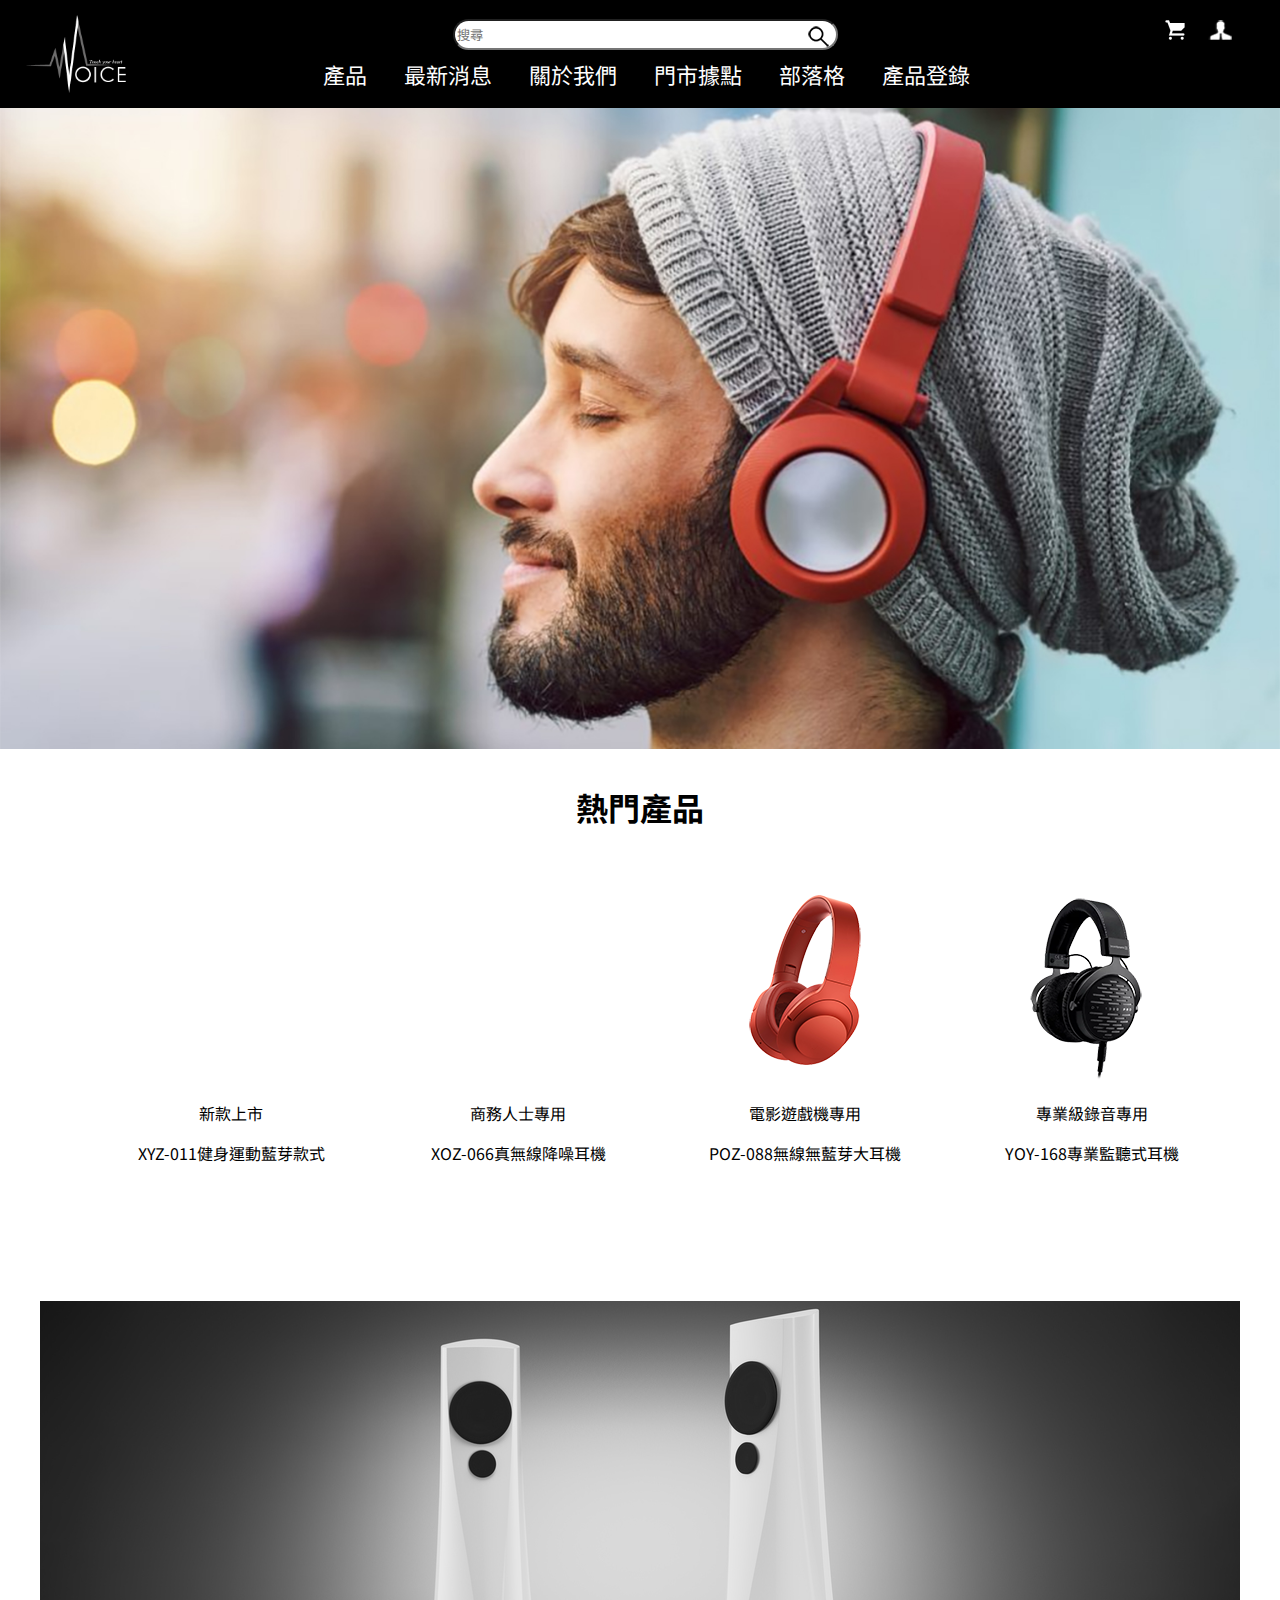
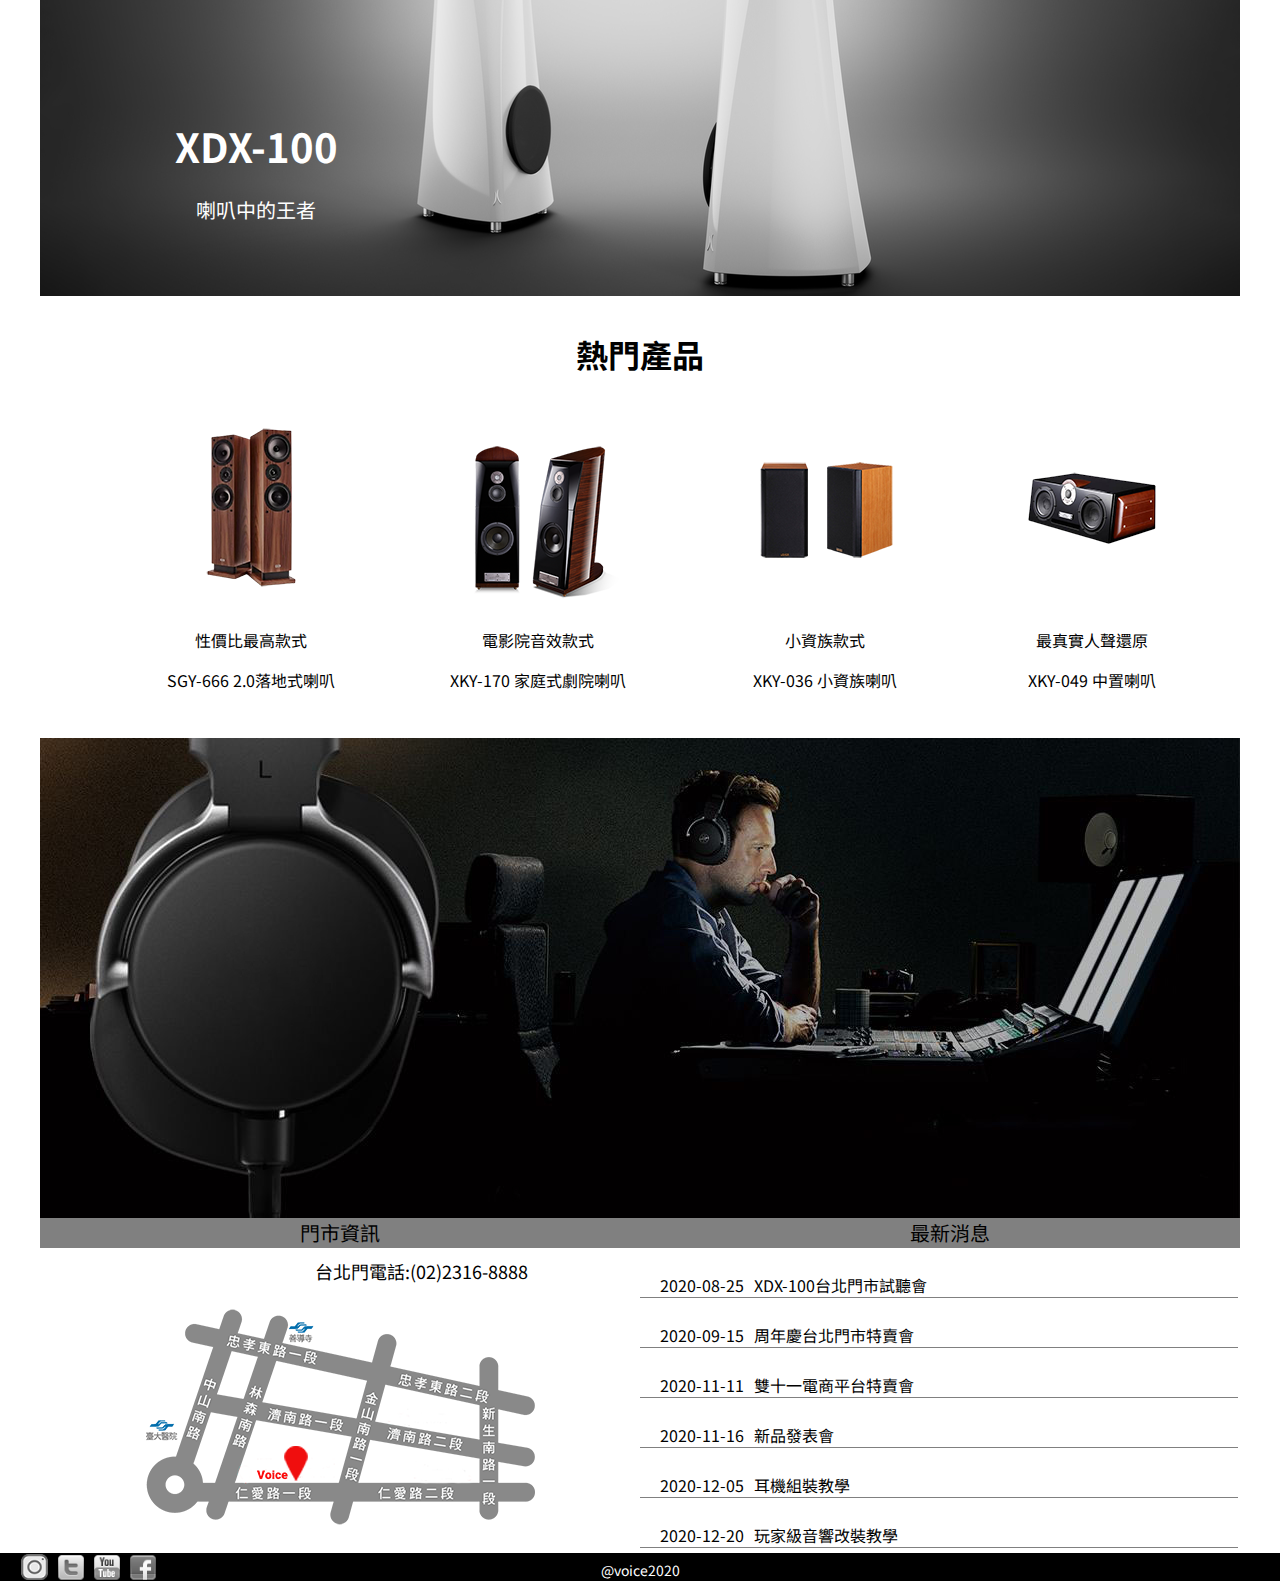
<file: index.html>
<!DOCTYPE html>
<html lang="zh-Hant">
<head>
  <meta charset="UTF-8">
  <meta name="viewport" content="width=device-width, initial-scale=1.0">
  <title>Index</title>
  <link rel="stylesheet" href="./css/index.css">
  <link href="https://unpkg.com/aos@2.3.1/dist/aos.css" rel="stylesheet">
</head>
<body>
  <!-- ==================header============== -->
  <input type="checkbox" name="" id="menu_control">
  <header class="header">
    <div class="logo_img"><a href="./index.html" ><img src="./images/logo_img.png" width="100px"></a></div>
    <div class="all">
      <div class="account_member">
        <input type="text" value="" placeholder="搜尋">
        <div class="shipping_cart"><img src="./images/cart.png" alt=""></div>
        <div class="account_login"><img src="./images/account1.png" alt=""></div>
      </div>
    
      <nav class="nav">  
        <ul class="link_list">
          <li><a href="./product.html">產品</a></li>
          <li><a href="./news.html">最新消息</a></li>
          <li><a href="./about us.html">關於我們</a></li>
          <li><a href="./store.html">門市據點</a></li>
          <li><a href="./blog.html">部落格</a></li>
          <li><a href="./register.html">產品登錄</a></li>
        </ul>
      </nav>   
    </div>
    <!-- =============漢堡=================== -->
    <label for="menu_control" class="menu_btn">
      <span class="1">選單</span>
    </label>
    <nav class="ham">
      <ul class="link_list">
        <li><a href="./product.html">產品</a></li>
        <li><a href="./news.html">最新消息</a></li>
        <li class="underline"><a href="./about us.html">關於我們</a></li>
        <li><a href="./store.html">門市據點</a></li>
        <li><a href="./blog.html">部落格</a></li>
        <li><a href="./register.html">產品登錄</a></li>
      </ul>
    </nav>
  </header>

  
  <div class="banner_bg">
    <img src="./images/2.jpg" alt="">
    <!-- <div class="content">
      <p class="xdx_990"><span>XDX-990</span></p>
      <p class="slog">啟動降噪 沉溺樂曲</p> -->
      <!-- <p class="descrbtion">無論在何處都可不受噪音干擾</p> -->
    </div>
  </div>

  <!-- ==============耳機============= -->
  <div class="main_container">
    <h1 class=popular_1>熱門產品</h1>
    <div class="product_line">
      <div class="product_1">
        <img src="./images/4.png" alt="" data-aos="zoom-in-up">
        <p>新款上市</p>
        <p>XYZ-011健身運動藍芽款式</p>
      </div>
      
      <div class="product_1">
        <img src="./images/5.png" alt="" data-aos="zoom-in-down">
        <p>商務人士專用</p>
        <P>XOZ-066真無線降噪耳機</P>
      </div>
    
      <div class="product_1">
        <img src="./images/6.png" alt="">
        <p>電影遊戲機專用</p>
        <p>POZ-088無線無藍芽大耳機</p>
      </div>
      
      <div class="product_1">
        <img src="./images/7.png" alt="">
        <p>專業級錄音專用</p>
        <p>YOY-168專業監聽式耳機</p>
      </div>  
    </div>
  </div>
<!-- ==================音響============================= -->
<div class="banner_middle">
  <img src="./images/8.png" alt="">
  <div class="content">
    <P class="xdx_100"><span>XDX-100</span></P>
    <p class="slog_middle">喇叭中的王者</p>
  </div>
</div>

<h1 class=popular_2>熱門產品</h1>
<div class="product_line2">
  <div class="product_2">
    <img src="./images/9.png" alt="">
    <p>性價比最高款式</p>
    <p>SGY-666 2.0落地式喇叭</p>
  </div> 
  <div class="product_2">
    <img src="./images/10.png" alt="">
    <p>電影院音效款式</p>
    <p>XKY-170 家庭式劇院喇叭</p>
  </div>
  <div class="product_2">
    <img src="./images/11.png" alt="">
    <p>小資族款式</p>
    <p>XKY-036 小資族喇叭</p>
  </div>
  <div class="product_2">
    <img src="./images/12.png" alt="">
    <p>最真實人聲還原</p>
    <p>XKY-049 中置喇叭</p>
  </div>
</div>
<!-- ==============關於我們==================== -->
  <div class="banner_down">
    <img src="./images/13.jpg" alt="">
    <!-- <div class="content">
      <p class="slog1">技術才是硬底子.......... <a href="./about us.html">more。</a></p>
    </div> -->
  </div>

<!-- ==================最新消息及門市資訊=============== -->
  <div class="information">
    <div class="map_road">
      <div class="A">門市資訊 </div>
      <div class="map_1"><img src="./images/14.png" alt=""></div>
      <div class="store_1">台北門電話:(02)2316-8888</div>
    </div>

    <div class="news_1">
      <p class="title">最新消息</p>
      <p class="news"><span>2020-08-25</span>XDX-100台北門市試聽會</p>
      <p class="news"><span>2020-09-15</span>周年慶台北門市特賣會</p>
      <p class="news"><span>2020-11-11</span>雙十一電商平台特賣會</p>
      <p class="news"><span>2020-11-16</span>新品發表會 </p>
      <p class="news"><span>2020-12-05</span>耳機組裝教學 </p>
      <p class="news"><span>2020-12-20</span>玩家級音響改裝教學 </p>
    </div>
  </div> 


<!-- ==============footer=========================== -->
<footer class="footer">
  <div class="right_right">@voice2020</div>
  <div class="social_media">
    <div class="ig_ig"><img src="./images/IG.png" alt=""></div>
    <div class="tw_tw"><img src="./images/twitter.png" alt=""></div>
    <div class="yt_yt"><img src="./images/youtube.png" alt=""></div>
    <div class="fb_fb"><img src="./images/facebook.png" alt=""></div>
  </div>
</footer>
<script src="https://unpkg.com/aos@2.3.1/dist/aos.js"></script>
<script>
  AOS.init();
</script>
</body>
</html>
</file>
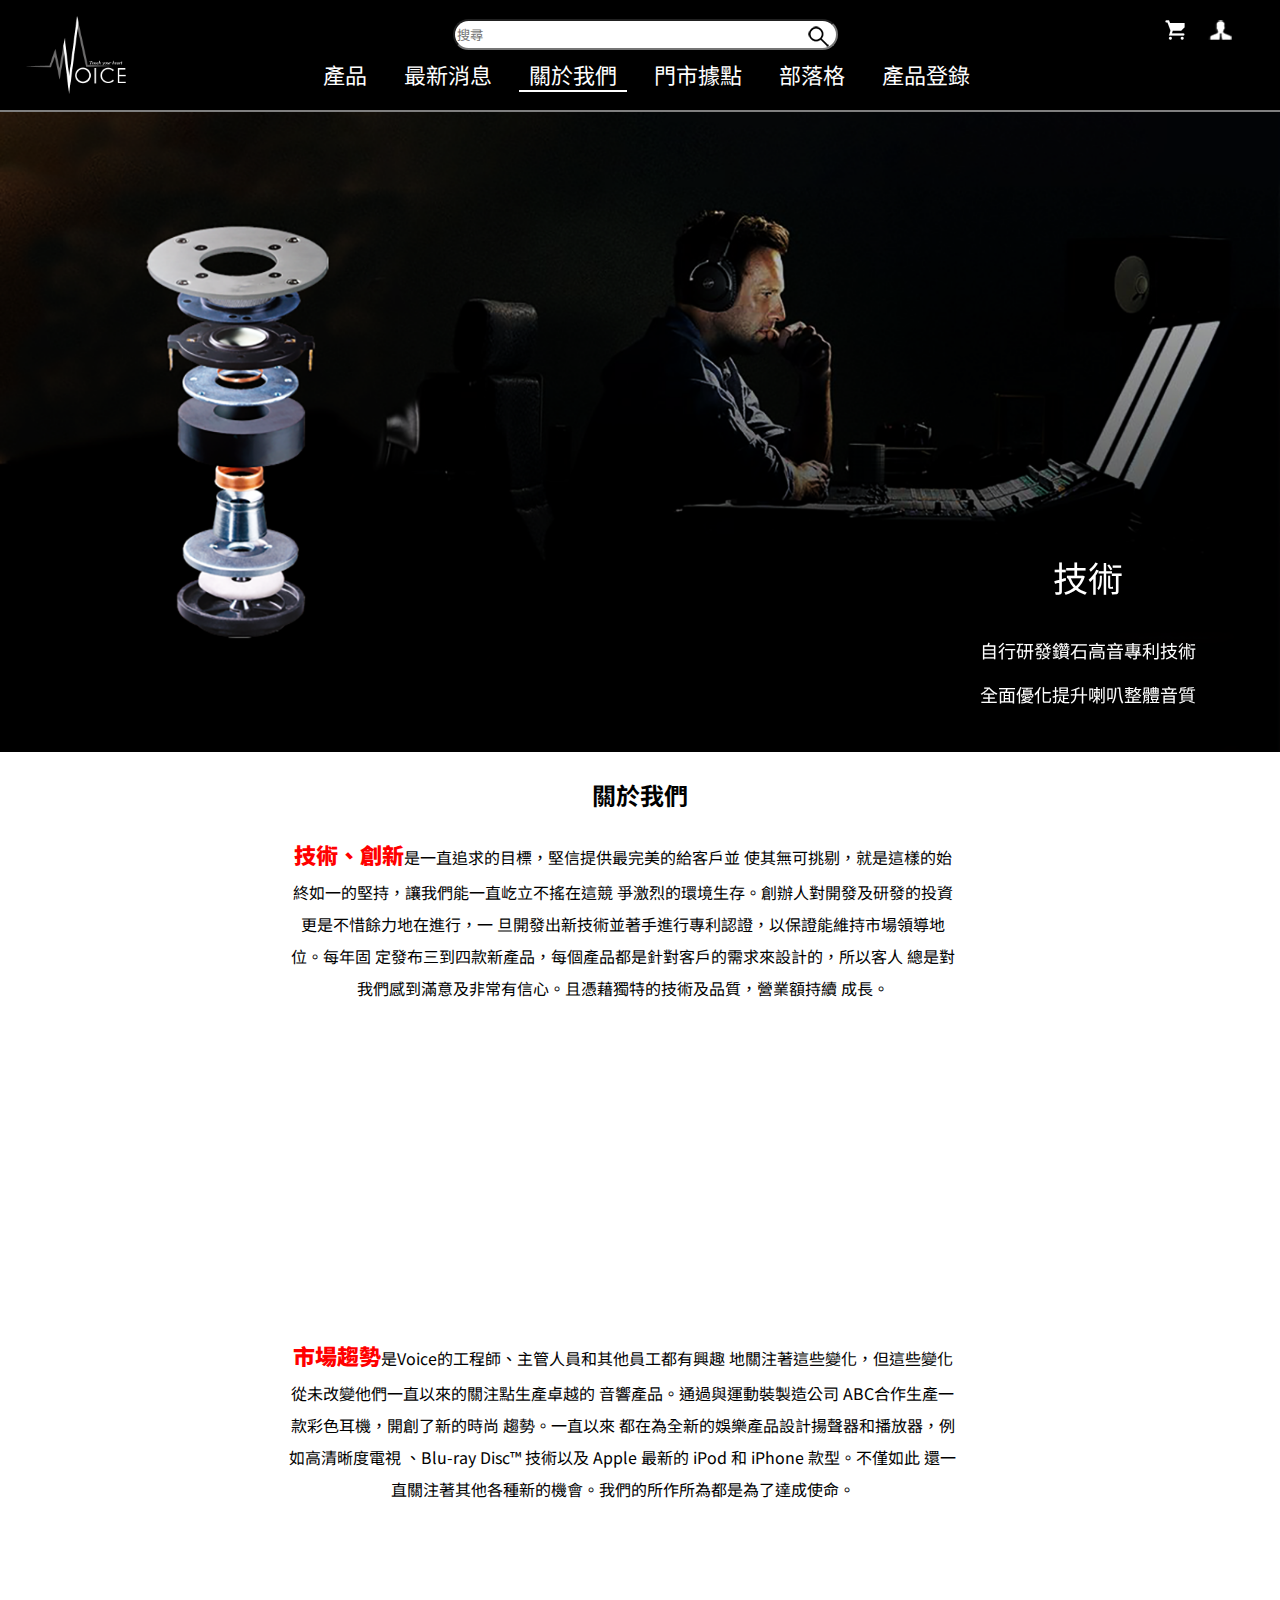
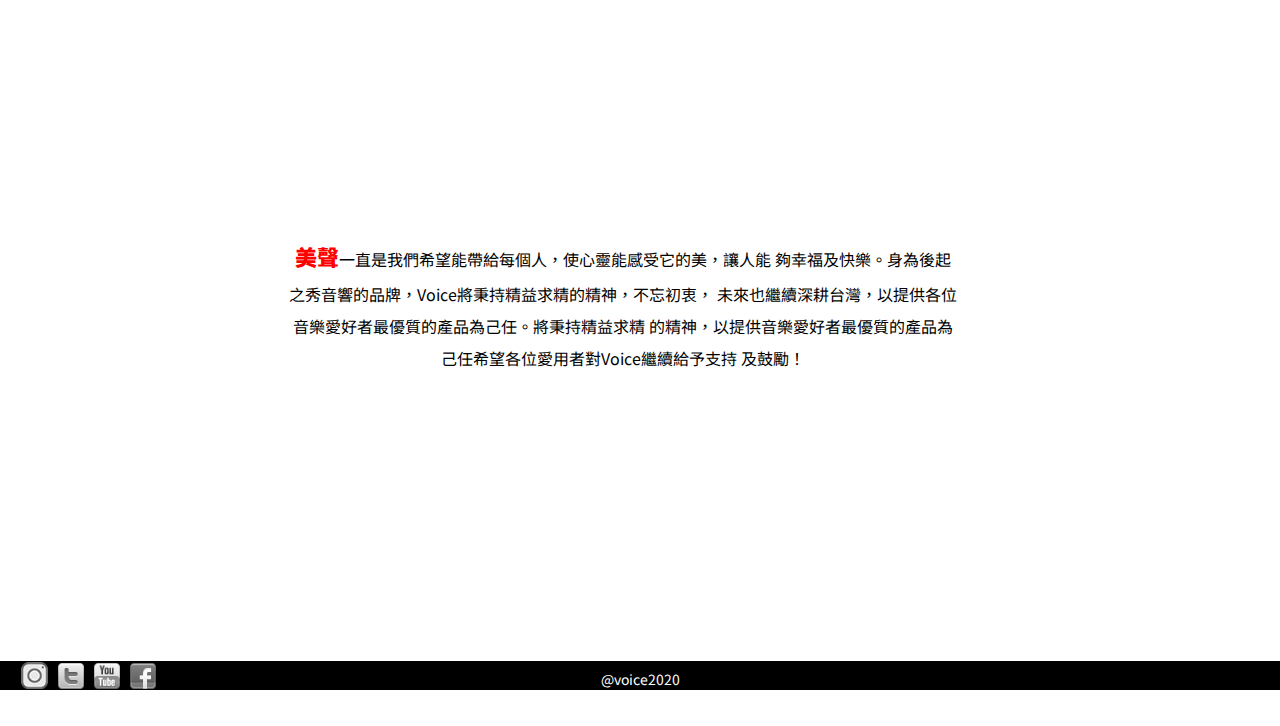
<file: about us.html>
<!DOCTYPE html>
<html lang="zh-Hant">
<head>
  <meta charset="UTF-8">
  <meta name="viewport" content="width=device-width, initial-scale=1.0">
  <title>About us</title>
  <link rel="stylesheet" href="./css/about us.css">
  <link href="https://unpkg.com/aos@2.3.1/dist/aos.css" rel="stylesheet">
</head>
<body>
  <!-- ======header=============== -->
  <input type="checkbox" name="" id="menu_control">
  <header class="header">
    <div class="logo_img"><a href="./index.html" ><img src="./images/logo_img.png" width="100px"></a></div>
    <div class="all">
      <div class="account_member">
        <input type="text" value="" placeholder="搜尋">
        <div class="shipping_cart"><img src="./images/cart.png" alt=""></div>
        <div class="account_login"><img src="./images/account1.png" alt=""></div>
      </div>
    
      <nav class="nav">  
        <ul class="link_list">
          <li><a href="./product.html">產品</a></li>
          <li><a href="./news.html">最新消息</a></li>
          <li class="underline"><a href="./about us.html">關於我們</a></li>
          <li><a href="./store.html">門市據點</a></li>
          <li><a href="./blog.html">部落格</a></li>
          <li><a href="./register.html">產品登錄</a></li>
        </ul>
      </nav>   
    </div>
    <!-- =============漢堡=================== -->
    <label for="menu_control" class="menu_btn">
      <span class="1">選單</span>
    </label>
    <nav class="ham">
      <ul class="link_list">
        <li><a href="./product.html">產品</a></li>
        <li><a href="./news.html">最新消息</a></li>
        <li class="underline"><a href="./about us.html">關於我們</a></li>
        <li><a href="./store.html">門市據點</a></li>
        <li><a href="./blog.html">部落格</a></li>
        <li><a href="./register.html">產品登錄</a></li>
      </ul>
    </nav>
  </header>
  <!-- ==============關於我們圖片=============================== -->
  <div class="about_us">
    <img src="./images/19.png" alt="">
    <div class="content" data-aos="fade-down">
      <p class="skill">技術</p>
      <p>自行研發鑽石高音專利技術</p>
      <p>全面優化提升喇叭整體音質</p>
    </div>
  </div>
  <!-- ===============關於我們文字============================== -->
  <h2>關於我們</h2>
  <div class="our_description">
    <div class="first_1">
      <span>技術、創新</span>是一直追求的目標，堅信提供最完美的給客戶並
      使其無可挑剔，就是這樣的始終如一的堅持，讓我們能一直屹立不搖在這競
      爭激烈的環境生存。創辦人對開發及研發的投資更是不惜餘力地在進行，一
      旦開發出新技術並著手進行專利認證，以保證能維持市場領導地位。每年固
      定發布三到四款新產品，每個產品都是針對客戶的需求來設計的，所以客人
      總是對我們感到滿意及非常有信心。且憑藉獨特的技術及品質，營業額持續
      成長。
    </div>
     <div class="photo_1"><img src="./images/38.png" alt="" data-aos="fade-down-left"></div> 
    <br>
    <br>
    <br>
    <br>
    <div class="second_2">
      <span>市場趨勢</span>是Voice的工程師、主管人員和其他員工都有興趣
      地關注著這些變化，但這些變化從未改變他們一直以來的關注點生產卓越的
      音響產品。通過與運動裝製造公司 ABC合作生產一款彩色耳機，開創了新的時尚
      趨勢。一直以來 都在為全新的娛樂產品設計揚聲器和播放器，例如高清晰度電視
      、Blu-ray Disc™ 技術以及 Apple 最新的 iPod 和 iPhone 款型。不僅如此
      還一直關注著其他各種新的機會。我們的所作所為都是為了達成使命。
    </div>
    <div class="photo_1"><img src="./images/36.png" alt="" data-aos="fade-left"></div> 
    <br>
    <br> 
    <br>
    <br>
    <div class="third_3">
      <span>美聲</span>一直是我們希望能帶給每個人，使心靈能感受它的美，讓人能
      夠幸福及快樂。身為後起之秀音響的品牌，Voice將秉持精益求精的精神，不忘初衷，
      未來也繼續深耕台灣，以提供各位音樂愛好者最優質的產品為己任。將秉持精益求精
      的精神，以提供音樂愛好者最優質的產品為己任希望各位愛用者對Voice繼續給予支持
      及鼓勵！      
    </div>
    <div class="photo_1"><img src="./images/37.png" alt="" data-aos="fade-up-left"></div> 
  </div>
  <!-- ================================footer===================== -->
  <footer class="footer">
    <div class="right_right">@voice2020</div>
    <div class="social_media">
      <div class="ig_ig"><img src="./images/IG.png" alt=""></div>
      <div class="tw_tw"><img src="./images/twitter.png" alt=""></div>
      <div class="yt_yt"><img src="./images/youtube.png" alt=""></div>
      <div class="fb_fb"><img src="./images/facebook.png" alt=""></div>
    </div>
  </footer>
  <script src="https://unpkg.com/aos@2.3.1/dist/aos.js"></script>
  <script>
    AOS.init();
  </script>
</body>
</html>
</file>
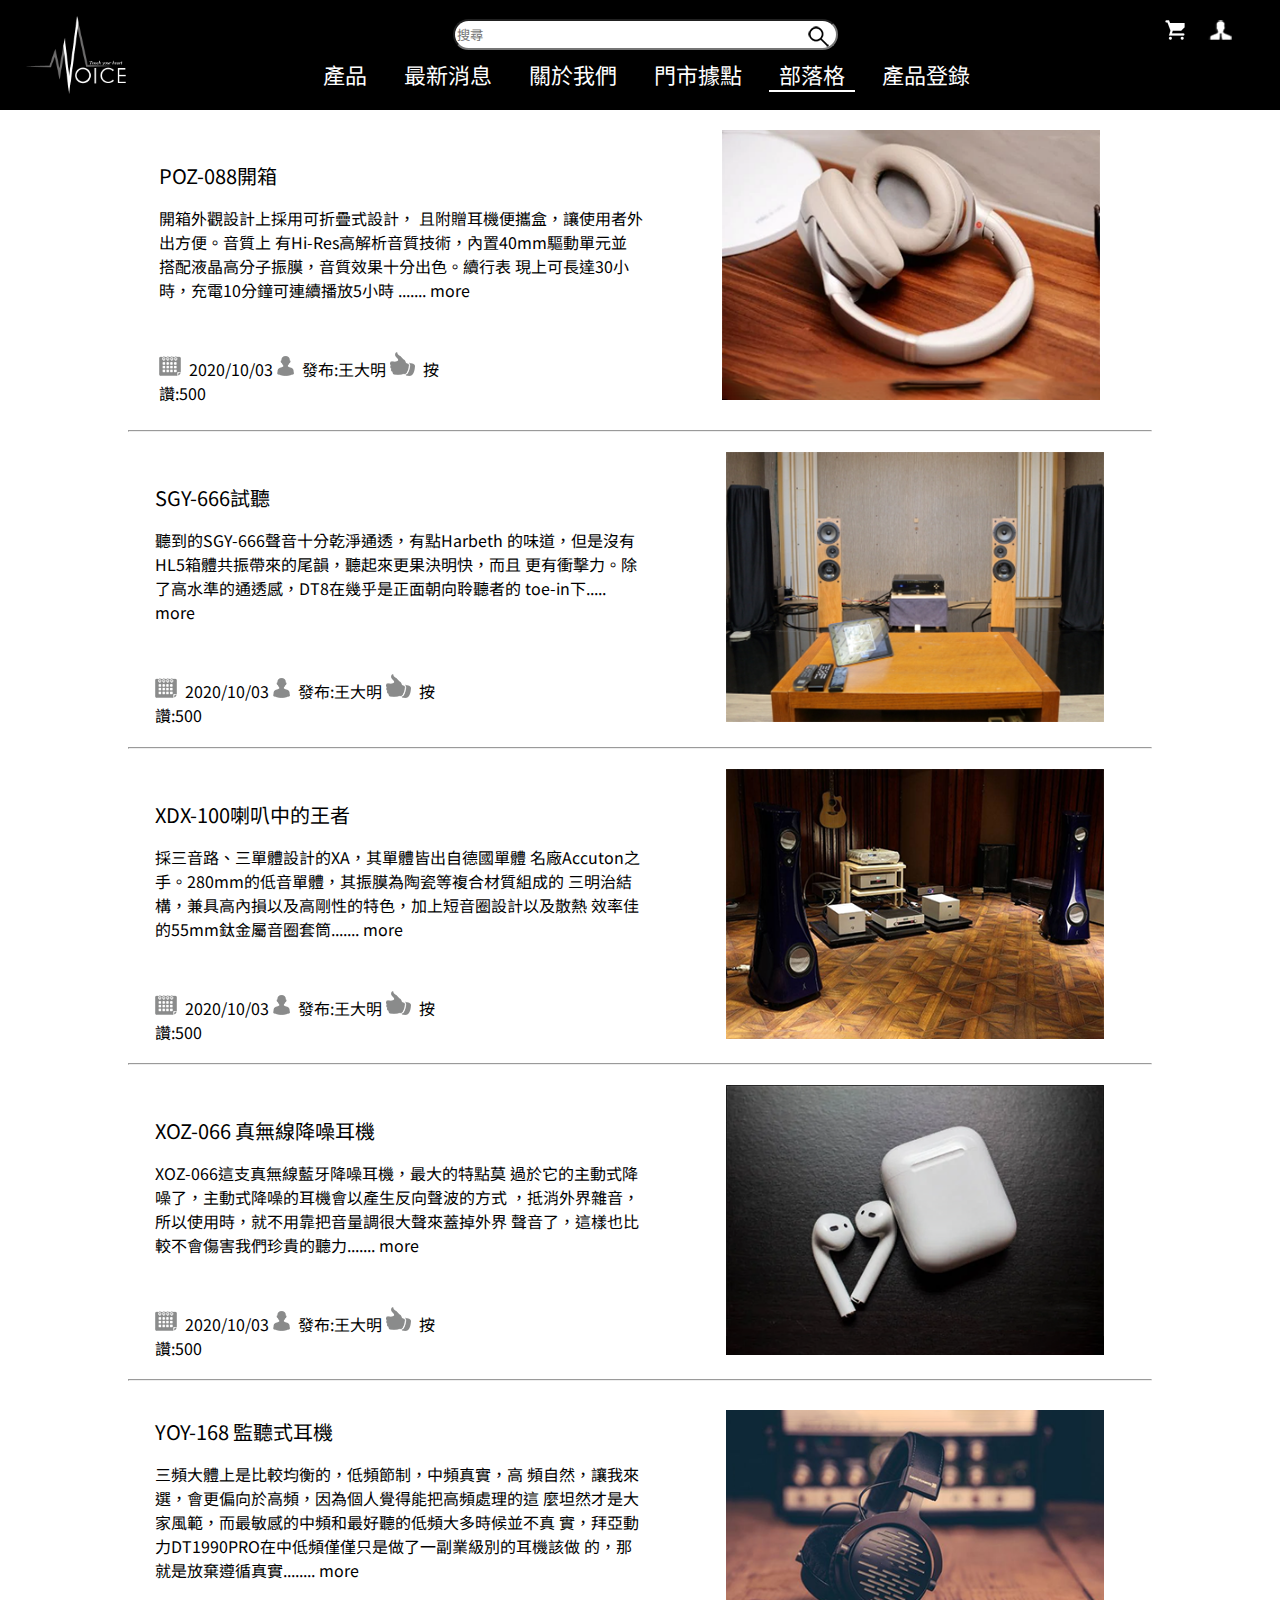
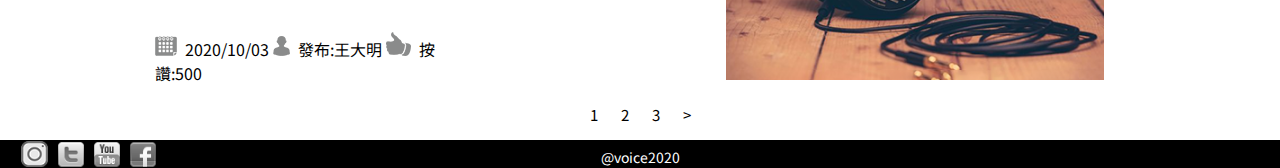
<file: blog.html>
<!DOCTYPE html>
<html lang="zh-Hant">
<head>
  <meta charset="UTF-8">
  <meta name="viewport" content="width=device-width, initial-scale=1.0">
  <title>Blog</title>
  <link rel="stylesheet" href="./css/blog.css">
</head>
<body>
  <!-- ==================header============== -->
  <input type="checkbox" name="" id="menu_control">
  <header class="header">
    <div class="logo_img"><a href="./index.html" ><img src="./images/logo_img.png" width="100px"></a></div>
    <div class="all">
      <div class="account_member">
        <input type="text" value="" placeholder="搜尋">
        <div class="shipping_cart"><img src="./images/cart.png" alt=""></div>
        <div class="account_login"><img src="./images/account1.png" alt=""></div>
      </div>
    
      <nav class="nav">  
        <ul class="link_list">
          <li><a href="./product.html">產品</a></li>
          <li><a href="./news.html">最新消息</a></li>
          <li><a href="./about us.html">關於我們</a></li>
          <li><a href="./store.html">門市據點</a></li>
          <li class="underline"><a href="./blog.html">部落格</a></li>
          <li><a href="./register.html">產品登錄</a></li>
        </ul>
      </nav>   
    </div>
    <!-- =============漢堡=================== -->
    <label for="menu_control" class="menu_btn">
      <span class="1">選單</span>
    </label>
    <nav class="ham">
      <ul class="link_list">
        <li><a href="./product.html">產品</a></li>
        <li><a href="./news.html">最新消息</a></li>
        <li><a href="./about us.html">關於我們</a></li>
        <li><a href="./store.html">門市據點</a></li>
        <li class="underline"><a href="./blog.html">部落格</a></li>
        <li><a href="./register.html">產品登錄</a></li>
      </ul>
    </nav>
  </header>

<!-- ======================開箱及介紹文============= -->
<div class="poz_088">
  <div class="poz_content">
    <p class="poz_088"><span>POZ-088開箱</span></p>
    <p class="poz_1">開箱外觀設計上採用可折疊式設計，
        且附贈耳機便攜盒，讓使用者外出方便。音質上
        有Hi-Res高解析音質技術，內置40mm驅動單元並
        搭配液晶高分子振膜，音質效果十分出色。續行表
        現上可長達30小時，充電10分鐘可連續播放5小時
        ....... <a href="#">more</a>
    </p>
    <div class="blog_1">
      <img src="./images/calendar.png" alt="">&ensp;2020/10/03
      <img src="./images/admin.png" alt="">&ensp;發布:王大明
      <img src="./images/good.png" alt="">&ensp;按讚:500
    </div>
  </div>
  <div class="poz_photo">
    <img src="./images/POZ-088.png" alt="">
  </div>
</div>
<hr>
<!-- ========================SGY-6666=========================== -->
<div class="sgy_666">
  <div class="sgy_content">
    <p class="sgy_666"><span>SGY-666試聽</span></p>
    <p class="sgy_1">聽到的SGY-666聲音十分乾淨通透，有點Harbeth
      的味道，但是沒有HL5箱體共振帶來的尾韻，聽起來更果決明快，而且
      更有衝擊力。除了高水準的通透感，DT8在幾乎是正面朝向聆聽者的
      toe-in下..... <a href="#">more</a> 
    </p>
    <div class="blog_1">
      <img src="./images/calendar.png" alt="">&ensp;2020/10/03
      <img src="./images/admin.png" alt="">&ensp;發布:王大明
      <img src="./images/good.png" alt="">&ensp;按讚:500
    </div>
  </div>
  <div class="sgy_photo">
    <img src="./images/SGY-666.png" alt="">
  </div>
</div>
<hr>
<!-- =======================xdx-100========================= -->
<div class="xdx_100">
  <div class="xdx_content">
    <p class="xdx_100"><span>XDX-100喇叭中的王者</span></p>
    <p class="xdx_1">採三音路、三單體設計的XA，其單體皆出自德國單體
      名廠Accuton之手。280mm的低音單體，其振膜為陶瓷等複合材質組成的
      三明治結構，兼具高內損以及高剛性的特色，加上短音圈設計以及散熱
      效率佳的55mm鈦金屬音圈套筒....... <a href="#">more</a> 
    </p>
    <div class="blog_1">
      <img src="./images/calendar.png" alt="">&ensp;2020/10/03
      <img src="./images/admin.png" alt="">&ensp;發布:王大明
      <img src="./images/good.png" alt="">&ensp;按讚:500
    </div>
  </div>
  <div class="xdx_photo"><img src="./images/xdx-100.png" alt=""></div>
</div>
<hr>
<!-- ======================xoz-066=========== -->
<div class="xoz_066">
  <div class="xoz_content">
    <p class="xoz_066"><span>XOZ-066 真無線降噪耳機</span></p>
    <p class="xoz_1">XOZ-066這支真無線藍牙降噪耳機，最大的特點莫
      過於它的主動式降噪了，主動式降噪的耳機會以產生反向聲波的方式
      ，抵消外界雜音，所以使用時，就不用靠把音量調很大聲來蓋掉外界
      聲音了，這樣也比較不會傷害我們珍貴的聽力....... <a href="#">more</a> 
    </p>
    <div class="blog_1">
      <img src="./images/calendar.png" alt="">&ensp;2020/10/03
      <img src="./images/admin.png" alt="">&ensp;發布:王大明
      <img src="./images/good.png" alt="">&ensp;按讚:500
    </div>
  </div>
  <div class="xoz_photo"><img src="./images/XOZ-066.png" alt=""></div>
</div>
<hr>
<!-- ======================yoy-168========================== -->
<div class="yoy_168">
  <div class="yoy_content">
    <p class="yoy_168"><span>YOY-168 監聽式耳機</span></p>
    <p class="yoy_1">三頻大體上是比較均衡的，低頻節制，中頻真實，高
      頻自然，讓我來選，會更偏向於高頻，因為個人覺得能把高頻處理的這
      麼坦然才是大家風範，而最敏感的中頻和最好聽的低頻大多時候並不真
      實，拜亞動力DT1990PRO在中低頻僅僅只是做了一副業級別的耳機該做
      的，那就是放棄遵循真實........ <a href="#">more</a> 
    </p>
    <div class="blog_1">
      <img src="./images/calendar.png" alt="">&ensp;2020/10/03
      <img src="./images/admin.png" alt="">&ensp;發布:王大明
      <img src="./images/good.png" alt="">&ensp;按讚:500
    </div>
  </div>
  <div class="yoy_photo"><img src="./images/YOY-168.png" alt=""></div>
</div>
<!-- ===================頁數======================= -->
<div class="pagination_block">
  <ul class="pagination">
    <li>
      <a href="#" class="-on">1</a>
    </li>
    <li>
      <a href="#">2</a>
    </li>
    <li>
      <a href="#">3</a>
    </li>
    <li>
      <a href="#">></a>
    </li>
  </ul>
</div>
  <!-- ======================footer======================= -->
  <footer class="footer">
    <div class="right_right">@voice2020</div>
    <div class="social_media">
      <div class="ig_ig"><img src="./images/IG.png" alt=""></div>
      <div class="tw_tw"><img src="./images/twitter.png" alt=""></div>
      <div class="yt_yt"><img src="./images/youtube.png" alt=""></div>
      <div class="fb_fb"><img src="./images/facebook.png" alt=""></div>
    </div>
  </footer>
</body>
</html>
</file>
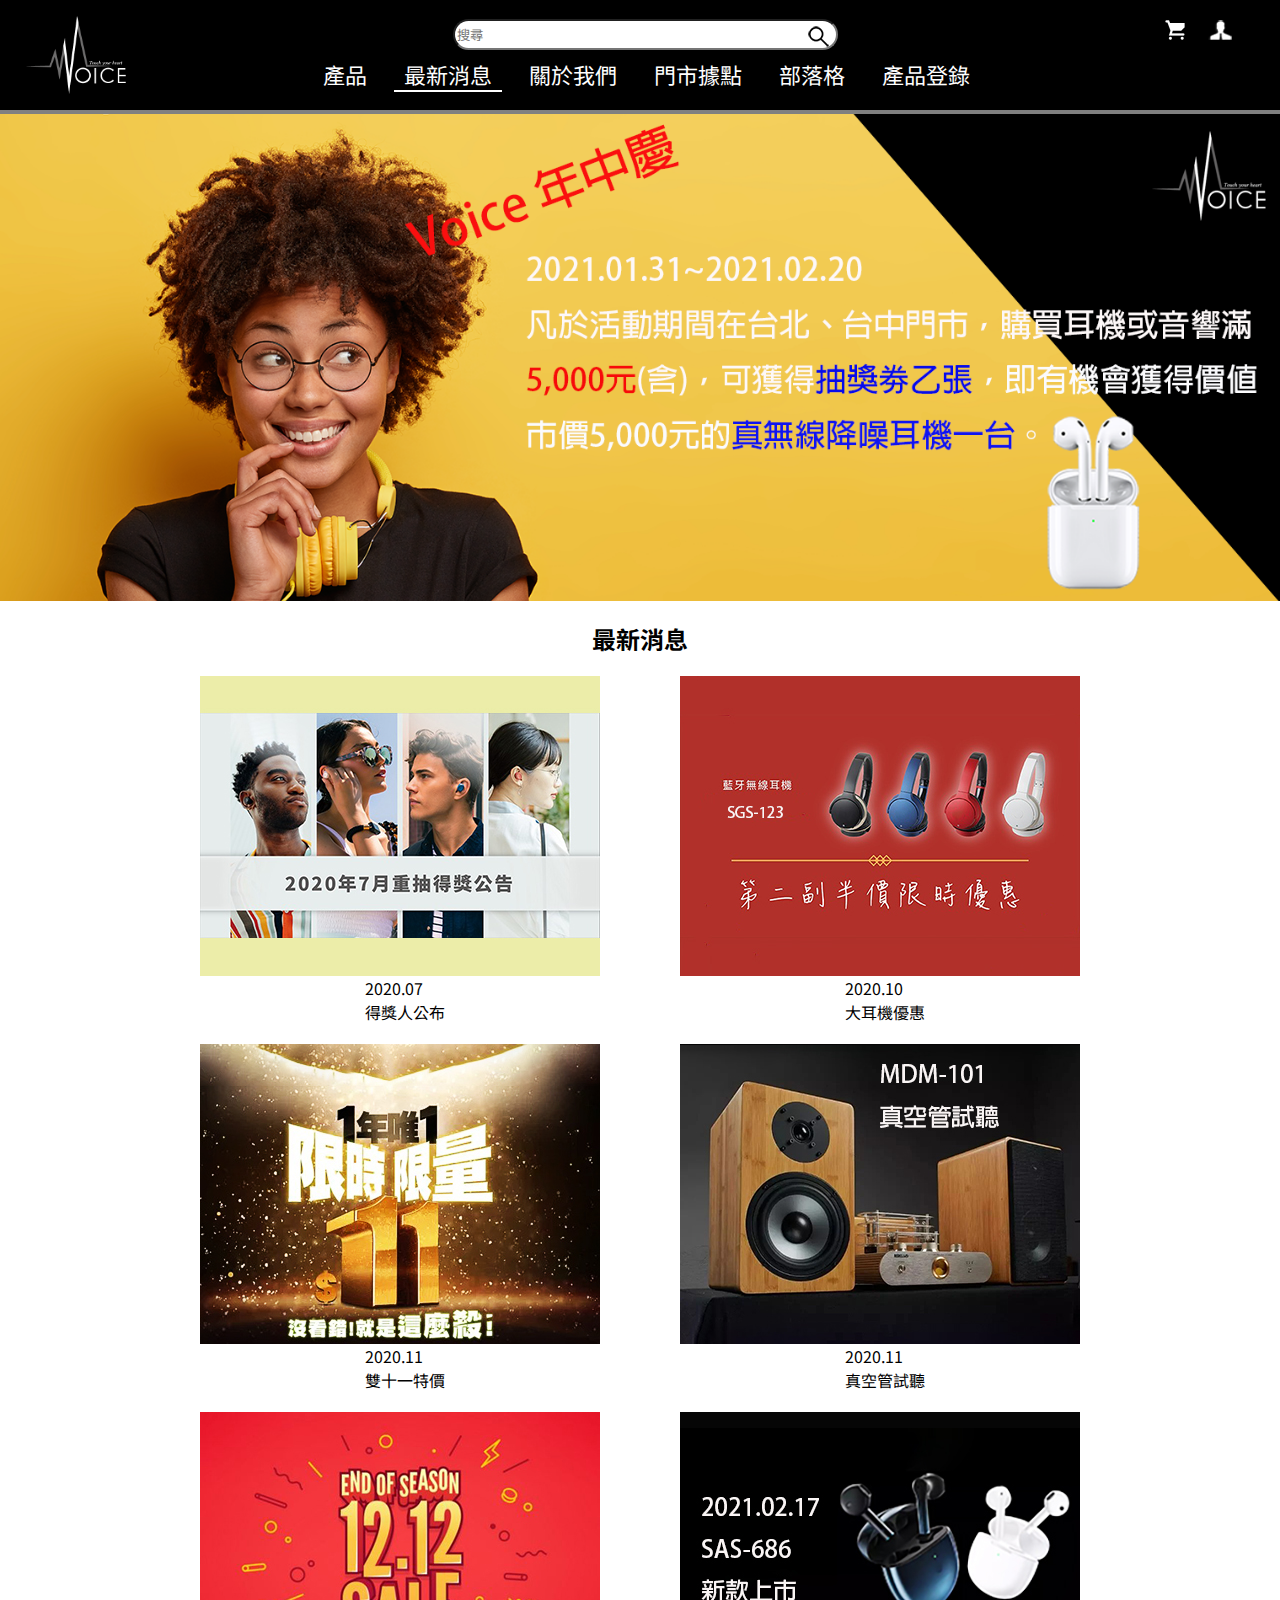
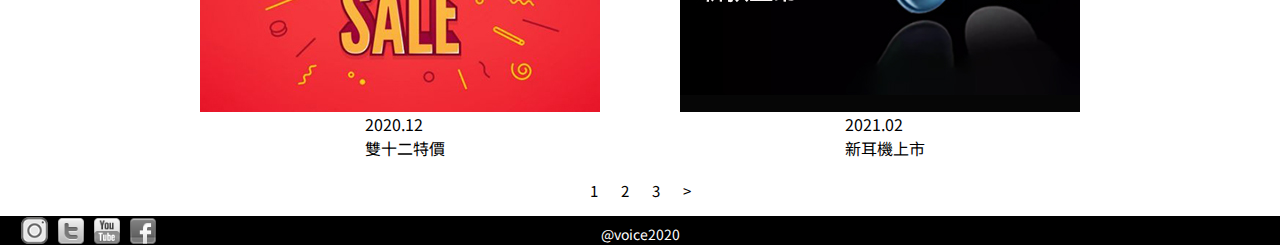
<file: news.html>
<!DOCTYPE html>
<html lang="zh-Hant">
<head>
  <meta charset="UTF-8">
  <meta name="viewport" content="width=device-width, initial-scale=1.0">
  <title>news</title>
  <link rel="stylesheet" href="./css/news2.css">
</head>
<body>
  <!-- ==================header============== -->
  <input type="checkbox" name="" id="menu_control">
  <header class="header">
    <div class="logo_img"><a href="./index.html" ><img src="./images/logo_img.png" width="100px"></a></div>
    <div class="all">
      <div class="account_member">
        <input type="text" value="" placeholder="搜尋">
        <div class="shipping_cart"><img src="./images/cart.png" alt=""></div>
        <div class="account_login"><img src="./images/account1.png" alt=""></div>
      </div>
    
      <nav class="nav">  
        <ul class="link_list">
          <li><a href="./product.html">產品</a></li>
          <li class="underline"><a href="./news.html">最新消息</a></li>
          <li><a href="./about us.html">關於我們</a></li>
          <li><a href="./store.html">門市據點</a></li>
          <li><a href="./blog.html">部落格</a></li>
          <li><a href="./register.html">產品登錄</a></li>
        </ul>
      </nav>   
    </div>
    <!-- =============漢堡=================== -->
    <label for="menu_control" class="menu_btn">
      <span class="1">選單</span>
    </label>
    <nav class="ham">
      <ul class="link_list">
        <li><a href="./product.html">產品</a></li>
        <li class="underline"><a href="./news.html">最新消息</a></li>
        <li><a href="./about us.html">關於我們</a></li>
        <li><a href="./store.html">門市據點</a></li>
        <li><a href="./blog.html">部落格</a></li>
        <li><a href="./register.html">產品登錄</a></li>
      </ul>
    </nav>
  </header>
<!-- ===============DXD-00100試聽會================== -->
  <div class="DXD00100_photo">
    <img src="./images/21-1.png" alt="">
  </div>
<!-- ======================第一排消息========================== -->
<h2>最新消息</h2>
<div class="news">
    <div class="news_1">
      <a href=""><img src="./images/202007.jpg" alt=""></a>
      <p class="info_1"><span>2020.07</span><br>
        得獎人公布</p>
    </div>

    <div class="news_2">
      <a href=""><img src="./images/123.jpg" alt=""></a>
      <p class="info_2"><span>2020.10</span><br>
        大耳機優惠</p>
    </div>
<!-- =========================第二排消息=========== -->
    <div class="news_3">
      <a href=""><img src="./images/1111.jpg" alt=""></a>
      <p class="info_3"><span>2020.11</span><br>
        雙十一特價</p>
    </div>

    <div class="news_4">
      <a href=""><img src="./images/101.jpg" alt=""></a>
      <p class="info_4"><span>2020.11</span><br>
        真空管試聽</p>
    </div>
<!-- ============================第三排消息=============== -->
    <div class="news_5">
      <a href=""><img src="./images/1212.jpg" alt=""></a>
      <p class="info_5"><span>2020.12</span><br>
        雙十二特價</p>
    </div>

    <div class="news_6">
      <a href=""><img src="./images/686.jpg" alt=""></a>
      <p class="info_6"><span>2021.02</span><br>
        新耳機上市</p>
    </div>
</div>    
  <!-- ===================頁數======================= -->
<div class="pagination_block">
  <ul class="pagination">
    <li>
      <a href="#" class="-on">1</a>
    </li>
    <li>
      <a href="#">2</a>
    </li>
    <li>
      <a href="#">3</a>
    </li>
    <li>
      <a href="#">></a>
    </li>
  </ul>
</div>
<!-- ======================footer======================= -->
<footer class="footer">
  <div class="right_right">@voice2020</div>
  <div class="social_media">
    <div class="ig_ig"><img src="./images/IG.png" alt=""></div>
    <div class="tw_tw"><img src="./images/twitter.png" alt=""></div>
    <div class="yt_yt"><img src="./images/youtube.png" alt=""></div>
    <div class="fb_fb"><img src="./images/facebook.png" alt=""></div>
  </div>
</footer>
</body>
</html>
</file>
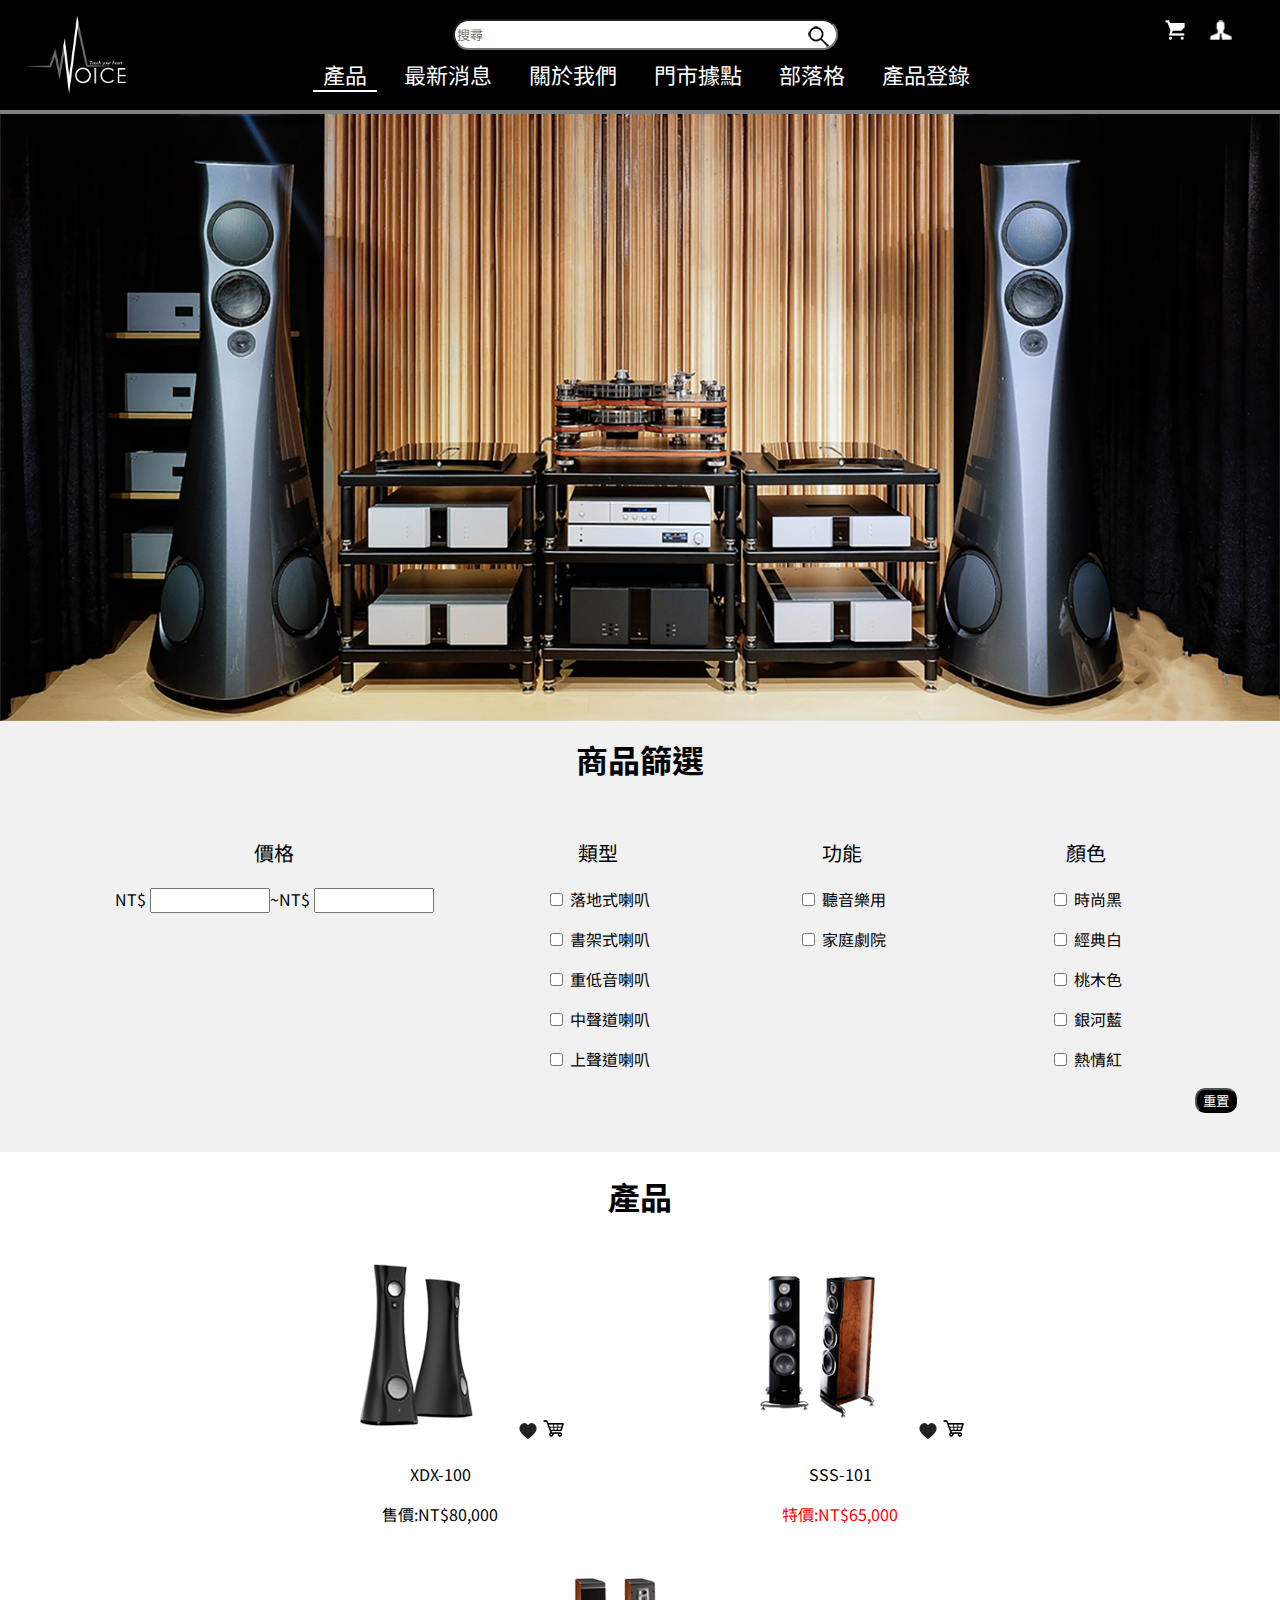
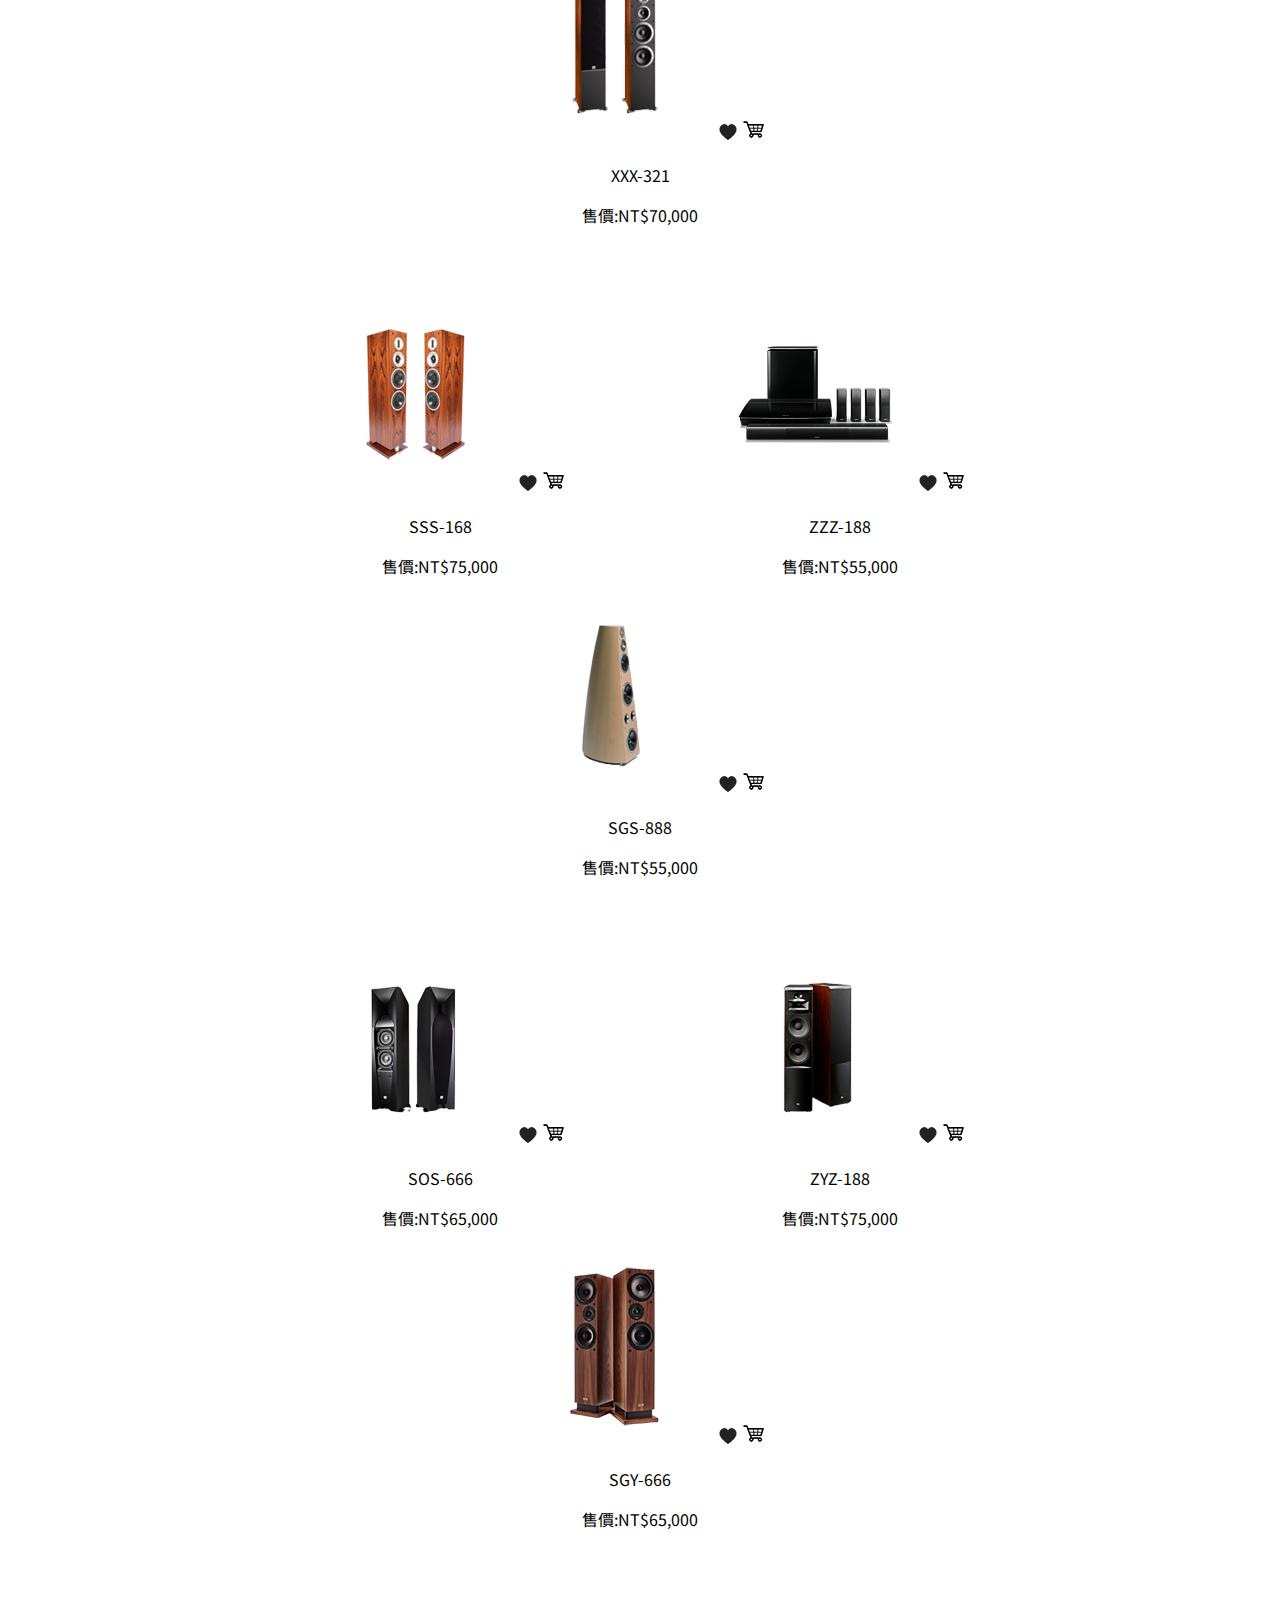
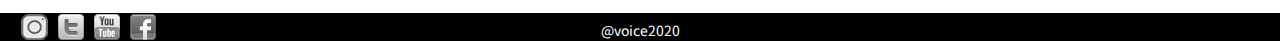
<file: product.html>
<!DOCTYPE html>
<html lang="zh-Hant">
<head>
  <meta charset="UTF-8">
  <meta name="viewport" content="width=device-width, initial-scale=1.0">
  <title>Document</title>
  <link rel="stylesheet" href="./css/product.css">
</head>
<body>
  <!-- ==================header============== -->
  <header class="header">
    <div class="logo_img"><a href="./index.html" ><img src="./images/logo_img.png" width="100px"></a></div>
    <div class="all">
      <div class="account_member">
        <input type="text" value="" placeholder="搜尋">
        <div class="shipping_cart"><img src="./images/cart.png" alt=""></div>
        <div class="account_login"><img src="./images/account1.png" alt=""></div>
      </div>
    
      <nav class="nav">  
        <ul class="link_list">
          <li class="underline"><a href="./product.html">產品</a></li>
          <li><a href="./news.html">最新消息</a></li>
          <li><a href="./about us.html">關於我們</a></li>
          <li><a href="./store.html">門市據點</a></li>
          <li><a href="./blog.html">部落格</a></li>
          <li><a href="./register.html">產品登錄</a></li>
        </ul>
      </nav>   
    </div>
    <!-- =============漢堡=================== -->
    <label for="menu_control" class="menu_btn"> 
      <!-- 不會出來 -->
      <span class="1">選單</span>
    </label>
    <nav class="ham">
      <ul class="link_list">
        <li class="underline" ><a href="./product.html">產品</a></li>
        <li><a href="./news.html">最新消息</a></li>
        <li ><a href="./about us.html">關於我們</a></li>
        <li><a href="./store.html">門市據點</a></li>
        <li><a href="./blog.html">部落格</a></li>
        <li><a href="./register.html">產品登錄</a></li>
      </ul>
    </nav>
    </header> 
  <!-- ================商品圖============================= -->
  <div class="speaker">
    <img src="./images/43.jpg" alt="">
  </div>
  <!-- =======篩選器============== -->
  <div class="product_filter">
    <form action="#" method="#">
      <h1>商品篩選</h1>
      <div class="filter_form">
        <div class="price_list">
          <p class="price">價格</p>
          <p class="price_range">NT$ <Input type="text"></Input>~NT$ <input type="text"></p>
        </div>
        <div class="type_list">
          <p class="type_1">類型</p>
          <p>
            <input type="checkbox" id="option1">
            <label for="option1">落地式喇叭</label>
          </p>
          <P>
            <input type="checkbox" id="option2">
            <label for="option2">書架式喇叭</label>
          </P>
          <p>
            <input type="checkbox" id="option3">
            <label for="option3">重低音喇叭</label>
          </p>
          <p>
            <input type="checkbox" id="option4">
            <label for="option4">中聲道喇叭</label>
          </p>
          <p>
            <input type="checkbox" id="option5">
            <label for="option4">上聲道喇叭</label>
          </p>
        </div>
        <div class="function_list">
          <p class="function_1">功能</p>
          <p>
            <input type="checkbox" id="option1-1">
            <label for="option1-1">聽音樂用</label>
          </p>
          <P>
            <input type="checkbox" id="option2-1">
            <label for="option2-1">家庭劇院</label>
          </P>
        </div>
        <div class="color_list">
          <p class="color_list">顏色</p>
          <p>
            <input type="checkbox" id="option1-2">
            <label for="option1-2">時尚黑</label>
          </p>
          <P>
            <input type="checkbox" id="option2-3">
            <label for="option2-3">經典白</label>
          </P>
          <p>
            <input type="checkbox" id="option3-4">
            <label for="option3-4">桃木色</label>
          </p>
          <p>
            <input type="checkbox" id="option4-5">
            <label for="option4-5">銀河藍</label>
          </p>
          <p>
            <input type="checkbox" id="option5-6">
            <label for="option5-6">熱情紅</label>
          </p>
        </div>
        <div class="button">
        <button type="reset" value="">重置</button> <!-- type:reset -->
        </div>
      </div>
    </form> 
  </div>
  <!-- =================商品============================== -->
  <h1>產品</h1>
  <div class="catlog_1">
    <div class="product_1">
      <img src="./images/25.png" alt="">
      <img src="./images/31.png" alt="">
      <img src="./images/32.png" alt="">
      <p>XDX-100</p>
      <p>售價:NT$80,000</p>
    </div>
    
    <div class="product_2">
      <a href="./single-product.html"><img src="./images/26.png" alt=""></a>
      <img src="./images/31.png" alt="">
      <img src="./images/32.png" alt="">
      <p>SSS-101</p>
      <p><span>特價:NT$65,000</span></p>
    </div> 
  
    <div class="product_3">
      <img src="./images/27.png" alt="">
      <img src="./images/31.png" alt="">
      <img src="./images/32.png" alt="">
      <p>XXX-321</p>
      <p>售價:NT$70,000</p>
    </div>
  </div>
<!-- ================中排商品=================== -->
  <div class="catlog_2">
    <div class="product_4">
      <img src="./images/28.png" alt="">
      <img src="./images/31.png" alt="">
      <img src="./images/32.png" alt="">
      <p>SSS-168</p>
      <p>售價:NT$75,000</p>
    </div>

    <div class="product_5">
      <img src="./images/29.png" alt="">
      <img src="./images/31.png" alt="">
      <img src="./images/32.png" alt="">
      <p>ZZZ-188</p>
      <p>售價:NT$55,000</p>
    </div>

    <div class="product_6">
      <img src="./images/22.png" alt="">
      <img src="./images/31.png" alt="">
      <img src="./images/32.png" alt="">
      <p>SGS-888</p>
      <p>售價:NT$55,000</p>
    </div>
  </div>
<!-- =====================下排產品======================== -->
  <div class="catlog_3">
    <div class="product_7">
      <img src="./images/30.png" alt="">
      <img src="./images/31.png" alt="">
      <img src="./images/32.png" alt="">
      <p>SOS-666</p>
      <p>售價:NT$65,000</p>
    </div>

    <div class="product_8">
      <img src="./images/33.png" alt="">
      <img src="./images/31.png" alt="">
      <img src="./images/32.png" alt="">
      <p>ZYZ-188</p>
      <p>售價:NT$75,000</p>
    </div>

    <div class="product_9">
      <img src="./images/9.png" alt="">
      <img src="./images/31.png" alt="">
      <img src="./images/32.png" alt="">
      <p>SGY-666</p>
      <p>售價:NT$65,000</p>
    </div>

  </div>
  <!-- ===================頁數======================= -->
  <div class="pagination_block">
    <ul class="pagination">
      <li>
        <a href="#" class="-on">1</a>
      </li>
      <li>
        <a href="#">2</a>
      </li>
      <li>
        <a href="#">3</a>
      </li>
      <li>
        <a href="#">></a>
      </li>
    </ul>
  </div>
  <!-- ==============footer=========================== -->
  <footer class="footer">
    <div class="right_right">@voice2020</div>
    <div class="social_media">
      <div class="ig_ig"><img src="./images/IG.png" alt=""></div>
      <div class="tw_tw"><img src="./images/twitter.png" alt=""></div>
      <div class="yt_yt"><img src="./images/youtube.png" alt=""></div>
      <div class="fb_fb"><img src="./images/facebook.png" alt=""></div>
    </div>
  </footer>

</body>
</html>
</file>
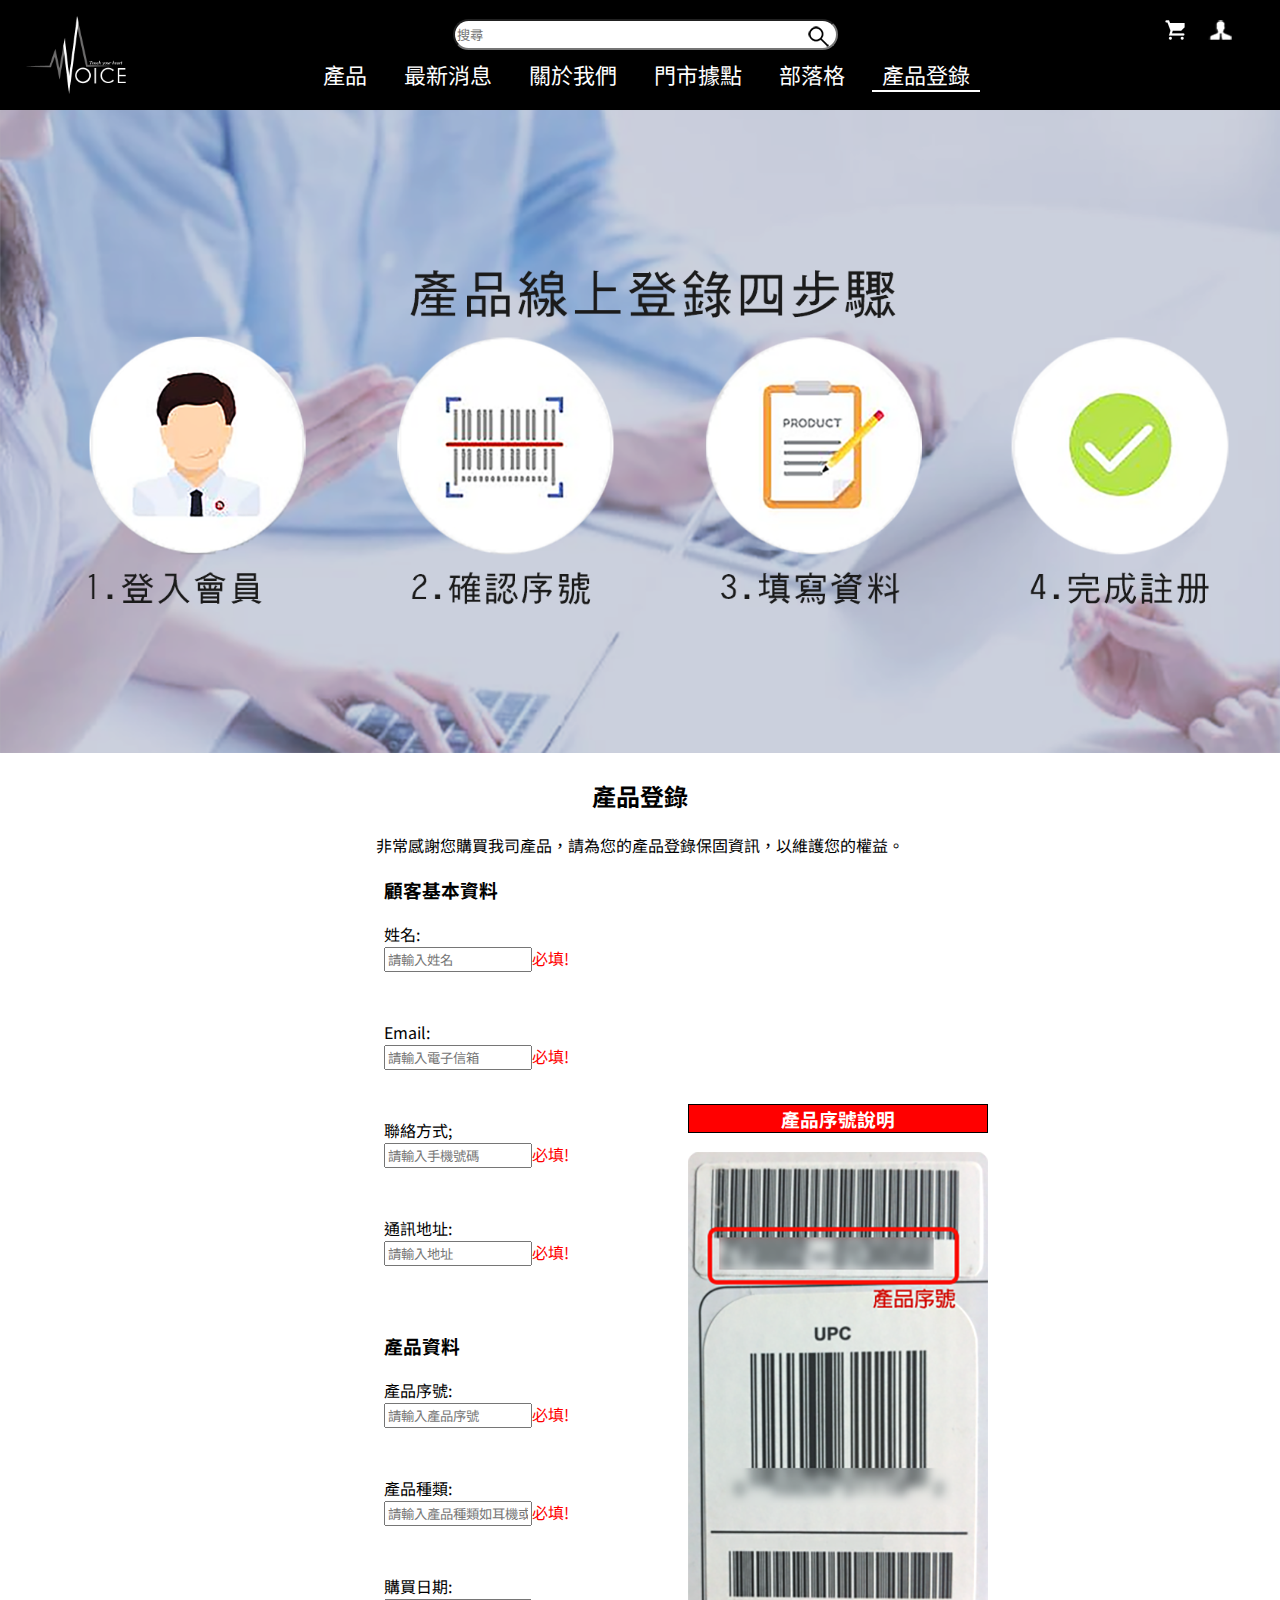
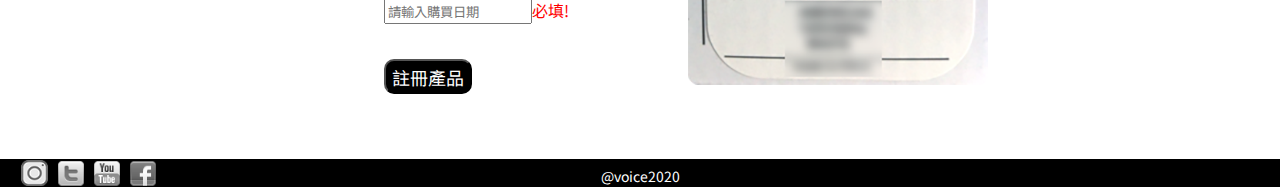
<file: register.html>
<!DOCTYPE html>
<html lang="zh-Hant">
<head>
  <meta charset="UTF-8">
  <meta name="viewport" content="width=device-width, initial-scale=1.0">
  <title>Register</title>
  <link rel="stylesheet" href="./css/register.css">
</head>
<body>
  <input type="checkbox" name="" id="menu_control">
  <header class="header">
    <div class="logo_img"><a href="./index.html" ><img src="./images/logo_img.png" width="100px"></a></div>
    <div class="all">
      <div class="account_member">
        <input type="text" value="" placeholder="搜尋">
        <div class="shipping_cart"><img src="./images/cart.png" alt=""></div>
        <div class="account_login"><img src="./images/account1.png" alt=""></div>
      </div>
    
      <nav class="nav">  
        <ul class="link_list">
          <li><a href="./product.html">產品</a></li>
          <li><a href="./news.html">最新消息</a></li>
          <li><a href="./about us.html">關於我們</a></li>
          <li><a href="./store.html">門市據點</a></li>
          <li><a href="./blog.html">部落格</a></li>
          <li class="underline"><a href="./register.html">產品登錄</a></li>
        </ul>
      </nav>   
    </div>
    <!-- =============漢堡=================== -->
    <label for="menu_control" class="menu_btn">
      <span class="1">選單</span>
    </label>
    <nav class="ham">
      <ul class="link_list">
        <li><a href="./product.html">產品</a></li>
        <li><a href="./news.html">最新消息</a></li>
        <li><a href="./about us.html">關於我們</a></li>
        <li><a href="./store.html">門市據點</a></li>
        <li><a href="./blog.html">部落格</a></li>
        <li class="underline"><a href="./register.html">產品登錄</a></li>
      </ul>
    </nav>
    </header> 
<!-- ===============線上註冊圖片============ -->
  <div class="teaching_step">
    <img src="./images/15.png" alt="">
  </div>

  <!-- ================產品線上登錄============== -->
  <h2>產品登錄</h2>
  <div class="warranty_1">非常感謝您購買我司產品，請為您的產品登錄保固資訊，以維護您的權益。</div>
<!-- ==============線上表單填寫========================== -->
  <div class="form_list">
    <form action="#" method="#">
      <h3>顧客基本資料</h3>
      <label for="name">姓名:</label><br>
      <div style="color: red;"><input type="text" placeholder="請輸入姓名" name="name">必填!</div>
      <br>
      <br>
      <label for="email">Email:</label><br>
      <div style="color: red;"> <input type="text" placeholder="請輸入電子信箱">必填!</div>
      <br>
      <br>
      <label for="tel">聯絡方式;</label>
      <div style="color: red;"><input type="text" placeholder="請輸入手機號碼">必填!</div>
      <br>
      <br>
      <label for="address">通訊地址:</label>
      <div style="color: red;"><input type="text" placeholder="請輸入地址">必填!</div>
      <br>
      <br>
      <h3>產品資料</h3>
      <label for="number">產品序號:</label>
      <div style="color: red;"><input type="text" placeholder="請輸入產品序號">必填!</div>
      <br>
      <br>
      <label for="type">產品種類:</label>
      <div style="color: red;"><input type="text" placeholder="請輸入產品種類如耳機或音響">必填!</div>
      <br>
      <br>
      <label for="date">購買日期:</label>
      <div style="color: red;"><input type="text" placeholder="請輸入購買日期">必填!</div>
      
      <button type="submit">註冊產品</button>
    </form>
    <div class="sn_show">
      <h3 class="sn_photo">產品序號說明</h2>
      <img src="./images/20.png" alt="">
    </div>
  </div>

    <!-- ===========footer=================== -->
    <footer class="footer">
      <div class="right_right">@voice2020</div>
      <div class="social_media">
        <div class="ig_ig"><img src="./images/IG.png" alt=""></div>
        <div class="tw_tw"><img src="./images/twitter.png" alt=""></div>
        <div class="yt_yt"><img src="./images/youtube.png" alt=""></div>
        <div class="fb_fb"><img src="./images/facebook.png" alt=""></div>
      </div>
    </footer>
</body>
</html>
</file>
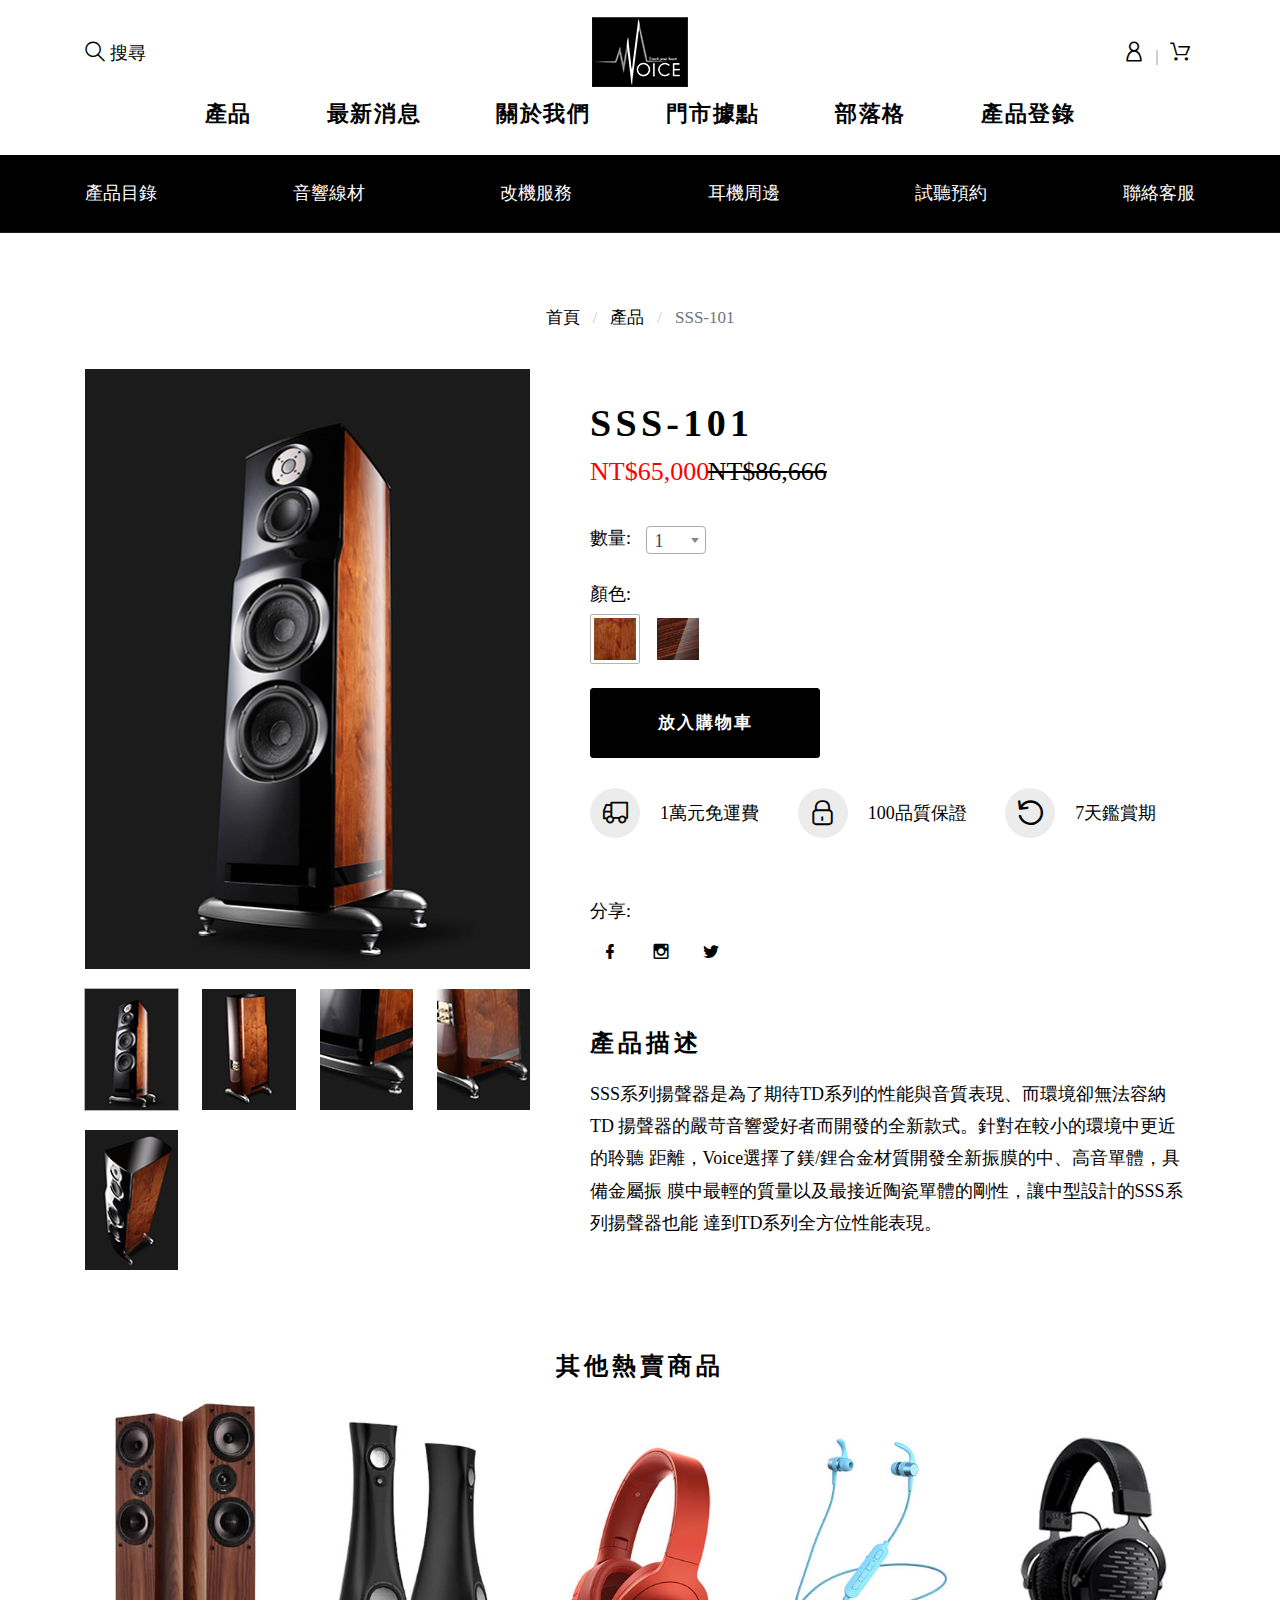
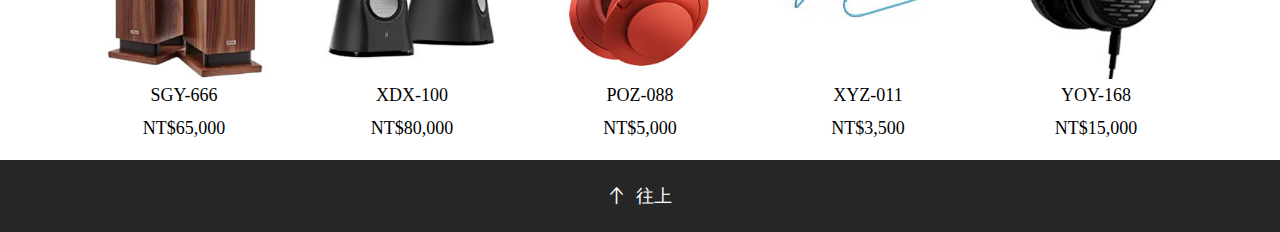
<file: single-product.html>
<!DOCTYPE html>
<html lang="en">
<head>
	<meta charset="UTF-8">
	<meta http-equiv="X-UA-Compatible" content="IE=edge">
    <meta name="viewport" content="width=device-width, initial-scale=1">
	<link rel="shortcut icon" href="images/favicon.png" type="image/x-icon">

	<title>SSS-101- Shop</title>

	<!-- Fonts -->
	<!-- <link rel="stylesheet" href="assets/fonts/Lato/Lato.css"> -->

	<!-- Icons -->
	<link rel="stylesheet" href="assets/fonts/flaticon/flaticon.css">
	<link rel="stylesheet" href="assets/fonts/webfont/css/materialdesignicons.min.css">

	<!-- Libs -->
	<link rel="stylesheet" href="libs/bootstrap-4.3.1/css/bootstrap.min.css">
	<link rel="stylesheet" href="libs/select2/css/select2.min.css">
	<link rel="stylesheet" href="libs/slick/slick.css">

	<!-- Theme -->
	<link rel="stylesheet" href="./css/style.css">
	<meta name="theme-color" content="#ECECEC">
</head>
<body>

	<header class="page-header">
		<div class="container">
			<div class="top-bar row align-items-center">
				<div class="search col-lg-4">
					<div class="form-search-toggle js-open-search">
						<i class="search-icon flaticon-magnifying-glass-browser fi-2x"></i>
						<span>搜尋</span>
					</div>
					<div id="js-open-mob-menu" class="mob-menu-toggle">
						<span></span> <i class="flaticon-menu-options fi-2x"></i>
					</div>
				</div>

				<div class="logo col-lg-4">
					<a href="./index.html"><img src="images/voice3 logo.png" alt=""></a>
				</div>

				<div class="quick-access-menu col-lg-4">
					<div class="quick-access__item quick-access__item_border-r">
						<a href=""><span class="account"><i class="flaticon-messenger-user-avatar fi-2x"></i></span></a>
					</div>
					<div class="quick-access__item">
						<div class="header-mini-cart">
							<a href="" class="mini-cart-link">
								<i class="cart__icon flaticon-online-shopping-cart fi-2x"></i>
								<span class="mini-cart-link__qty"></span>
							</a>
						</div>
					</div>
				</div><!-- end of quick-access-menu -->
			</div> <!-- end of top-bar -->

			<nav class="header-navigation">
				<button class="mob-menu-close" id="js-close-mob-menu">
					<span>Close</span>
					<i class="flaticon-cancel-button"></i>
				</button>
				<ul class="nav justify-content-center">
					<li class="nav-item">
						<a class="nav-link" href="./product.html">產品</a>
					</li>
					<li class="nav-item">
						<a class="nav-link active" href="./news.html">最新消息</a>
					</li>
					<li class="nav-item">
						<a class="nav-link" href="./about us.html">關於我們</a>
					</li>
					<li class="nav-item">
						<a class="nav-link" href="./store.html">門市據點</a>
					</li>
					<li class="nav-item">
						<a class="nav-link" href="./blog.html">部落格</a>
					</li>
					<li class="nav-item">
						<a class="nav-link" href="./register.html">產品登錄</a>
					</li>
				</ul>
			</nav>
		</div> <!-- end of container -->

		<div class="shop-categories-nav">
			<div class="container">
				<ul class="nav justify-content-between">
					<li class="nav-item"><a href="#" class="nav-link active">產品目錄</a></li>
					<li class="nav-item"><a href="#" class="nav-link">音響線材</a></li>
					<li class="nav-item"><a href="#" class="nav-link">改機服務</a></li>
					<li class="nav-item"><a href="#" class="nav-link">耳機周邊</a></li>
					<li class="nav-item"><a href="#" class="nav-link">試聽預約</a></li>
					<li class="nav-item"><a href="#" class="nav-link">聯絡客服</a></li>
				</ul>
			</div>
		</div>
	</header>

	<div class="page-wrap single shop">
		<!-- Breadcrumbs -->
		<nav aria-label="breadcrumb" class="page-breadcrumb">
			<div class="container">
				<ol class="breadcrumb">
					<li class="breadcrumb-item"><a href="./index.html">首頁</a></li>
					<li class="breadcrumb-item"><a href="./product.html">產品</a></li>
					<li class="breadcrumb-item active" aria-current="page">SSS-101</li>
				</ol>
			</div>
		</nav>

		<div class="page-content">
			<main class="main-content">
				<section class="section-single-product product">
					<div class="container">
						<div class="row">
							<div class="col-lg-5">
								<div class="product-thumb">
									<span class="onsale"></span>
									<div class="product-gallery">
										<div id="js-product-big" class="product-gallery__big">
											<img src="images/9.jpg" alt="">
										</div>
										<div id="js-product-nav" class="product-gallery-thumbs">
											<div class="product-gallery-thumbs__item active" data-large-src="images/9.jpg">
												<img src="images/9-1.jpg" alt="">
											</div>
											<div class="product-gallery-thumbs__item" data-large-src="images/3.jpg">
												<img src="images/3-1.jpg" alt="">
											</div>
											<div class="product-gallery-thumbs__item" data-large-src="images/4.jpg">
												<img src="images/4-1.jpg" alt="">
											</div>
											<div class="product-gallery-thumbs__item" data-large-src="images/5.jpg">
												<img src="images/5-1.jpg" alt="">
											</div>
											<div class="product-gallery-thumbs__item" data-large-src="images/6.jpg">
												<img src="images/6-1.jpg" alt="">
											</div>
										</div>
									</div>
								</div>
							</div>

							<div class="product-summary summary col-lg-7">
								<h1 class="h2 product-title">sss-101</h1>

								<div class="price">
									<ins><span class="amount">NT$65,000</span></ins>
									<del><span class="amount">NT$86,666</span></del>
								</div>

								<form action="/" class="cart-form">
									<div class="cart-form__item quantity quantity">
										<label for="quantity">數量:</label>
										<select id="quantity" class="select-style qty js-qty">
											<option value="usd">1</option>
											<option value="eur">2</option>
											<option value="gbr">3</option>
										</select>
									</div>

									<div class="color-variants">
										<div>顏色: <span id="active-color"></span></div>
										<ul class="colors-list">
											<li class="colors-list__item colors-list__item_active"><a href="single-product.html"><span class="prod-color"><img src="images/s-Walnut.jpg" alt=""></span></a></li>
											<li class="colors-list__item"><a href="single-product.html"><span class="prod-color"><img src="images/Ebony-s-Piano.jpg" alt=""></span></a></li>
										</ul>
									</div>
								</form>

								<a href="#" class="btn btn-primary btn-lg add_to_cart_button">放入購物車</a>

								<div class="product-summary__featured">
									<div class="row">
										<div class="product-featured-item">
											<div class="icon-box icon-box-left icon-box-circle">
												<div class="icon-box__icon"><i class="flaticon flaticon-delivery-truck"></i></div>
												<div class="icon-box__title">1萬元免運費</div>
											</div>
										</div>
										<div class="product-featured-item">
											<div class="icon-box icon-box-left icon-box-circle">
												<div class="icon-box__icon"><i class="flaticon flaticon-blocked-padlock"></i></div>
												<div class="icon-box__title">100品質保證</div>
											</div>
										</div>
										<div class="product-featured-item">
											<div class="icon-box icon-box-left icon-box-circle">
												<div class="icon-box__icon"><i class="flaticon flaticon-refresh-page-arrow"></i></div>
												<div class="icon-box__title">7天鑑賞期</div>
											</div>
										</div>
									</div>
								</div>

								<div class="product-summary__share">
									<div>分享:</div>

									<ul class="social-links">
										<li><a href="#"><i class="mdi mdi-facebook"></i></a></li>
										<li><a href="#"><i class="mdi mdi-instagram"></i></a></li>
										<li><a href="#"><i class="mdi mdi-twitter"></i></a></li>
									</ul>
								</div>

								<div class="description-block">
									<h3 class="mb-30">產品描述</h3>

									<div class="product-description text-content">
										<p>SSS系列揚聲器是為了期待TD系列的性能與音質表現、而環境卻無法容納TD
											揚聲器的嚴苛音響愛好者而開發的全新款式。針對在較小的環境中更近的聆聽
											距離，Voice選擇了鎂/鋰合金材質開發全新振膜的中、高音單體，具備金屬振
											膜中最輕的質量以及最接近陶瓷單體的剛性，讓中型設計的SSS系列揚聲器也能
											達到TD系列全方位性能表現。
										</p>
									</div>
								</div>
							</div>
						</div>
					</div>
				</section>

				<section class="section-related">
					<div class="container">
						<h2 class="section-title text-center h3">其他熱賣商品</h2>
						<ul class="products featured-products columns-5">
							<li class="product">
								<div class="product-thumb">
									<span class="onsale"></span>
									<a href="single-product.html" class="product-thumb__link">
										<img src="images/1-1.jpg" alt="">
										<span class="btn btn-outline-light shop-link">前往</span>
									</a>
								</div>
								<div class="product-title"><a href="single-product.html">SGY-666</a></div>
								<div class="price">
									<span class="amount">NT$65,000</span>
								</div>
							</li>
							<li class="product">
								<div class="product-thumb">
									<a href="single-product.html" class="product-thumb__link">
										<img src="images/1-2.jpg" alt="">
										<span class="btn btn-outline-light shop-link">前往</span>
									</a>
								</div>
								<div class="product-title"><a href="single-product.html">XDX-100</a></div>
								<div class="price">
									<span class="amount">NT$80,000</span>
								</div>
							</li>
							<li class="product">
								<div class="product-thumb">
									<a href="single-product.html" class="product-thumb__link">
										<img src="images/1-3.jpg" alt="">
										<span class="btn btn-outline-light shop-link">前往</span>
									</a>
								</div>
								<div class="product-title"><a href="single-product.html">POZ-088</a></div>
								<div class="price">
									<span class="amount">NT$5,000</span>
								</div>
							</li>
							<li class="product">
								<div class="product-thumb">
									<a href="single-product.html" class="product-thumb__link">
										<img src="images/1-4.jpg" alt="">
										<span class="btn btn-outline-light shop-link">前往</span>
									</a>
								</div>
								<div class="product-title"><a href="single-product.html">XYZ-011</a></div>
								<div class="price">
									<span class="amount">NT$3,500</span>
								</div>
							</li>
							<li class="product">
								<div class="product-thumb">
									<a href="single-product.html" class="product-thumb__link">
										<img src="images/1-5.jpg" alt="">
										<span class="btn btn-outline-light shop-link">前往</span>
									</a>
								</div>
								<div class="product-title"><a href="single-product.html">YOY-168</a></div>
								<div class="price">
									<span class="amount">NT$15,000</span>
								</div>
							</li>
						</ul>
					</div>
				</section>
			</main>
		</div>
	</div>
	<div id="js-back-to-top" class="back-to-top"><i class="flaticon-up-arrow-sign"></i>往上</div>
	<!-- Libs -->
	<script src="libs/jquery-2.2.3.min.js"></script>
	<!-- <script src="libs/bootstrap-4.3.1/js/bootstrap.min.js"></script> -->
	<script src="libs/select2/js/select2.min.js"></script>
	<script src="libs/slick/slick.min.js"></script>

	<!-- Theme -->
	<script src="assets/js/custom.js"></script>
</body>
</html>
</file>
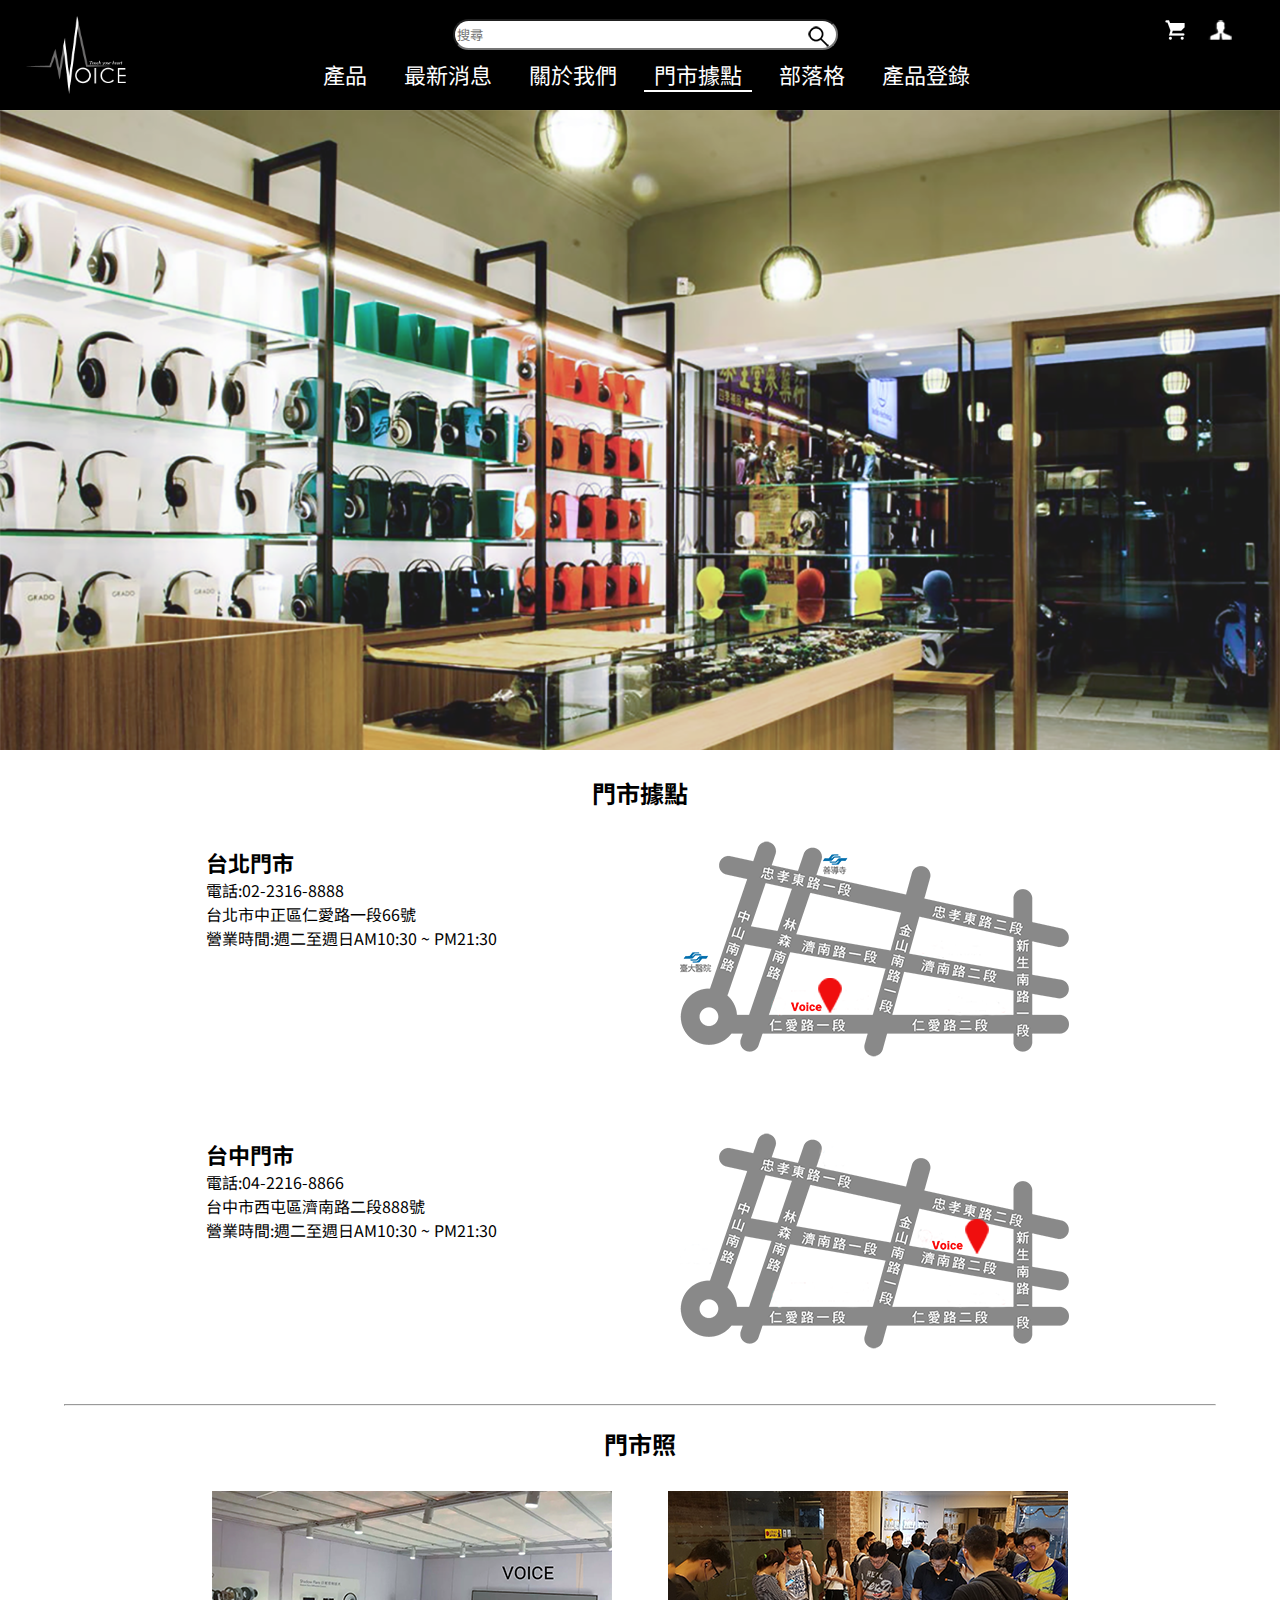
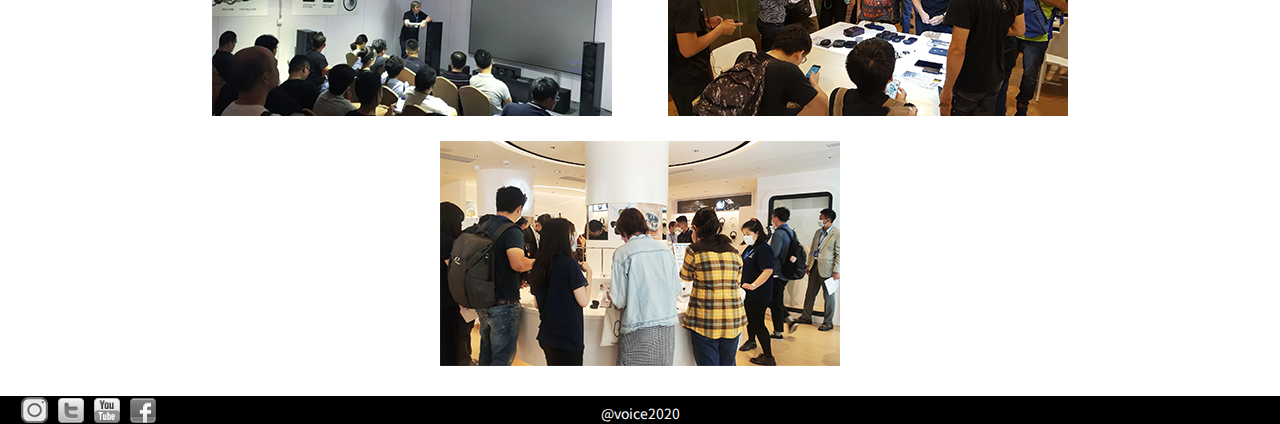
<file: store.html>
<!DOCTYPE html>
<html lang="zh-Hant">
<head>
  <meta charset="UTF-8">
  <meta name="viewport" content="width=device-width, initial-scale=1.0">
  <title>Store</title>
  <link rel="stylesheet" href="./css/store.css">
</head>
<body>
    <!-- ======header=============== -->
    <input type="checkbox" name="" id="menu_control">
    <header class="header">
      <div class="logo_img"><a href="./index.html" ><img src="./images/logo_img.png" width="100px"></a></div>
      <div class="all">
        <div class="account_member">
          <input type="text" value="" placeholder="搜尋">
          <div class="shipping_cart"><img src="./images/cart.png" alt=""></div>
          <div class="account_login"><img src="./images/account1.png" alt=""></div>
        </div>
      
        <nav class="nav">  
          <ul class="link_list">
            <li><a href="./product.html">產品</a></li>
            <li><a href="./news.html">最新消息</a></li>
            <li><a href="./about us.html">關於我們</a></li>
            <li class="underline"><a href="./store.html">門市據點</a></li>
            <li><a href="./blog.html">部落格</a></li>
            <li><a href="./register.html">產品登錄</a></li>
          </ul>
        </nav>   
      </div>
      <!-- =============漢堡=================== -->
      <label for="menu_control" class="menu_btn">
        <span class="1">選單</span>
      </label>
      <nav class="ham">
        <ul class="link_list">
          <li><a href="./product.html">產品</a></li>
          <li><a href="./news.html">最新消息</a></li>
          <li><a href="./about us.html">關於我們</a></li>
          <li class="underline"><a href="./store.html">門市據點</a></li>
          <li><a href="./blog.html">部落格</a></li>
          <li><a href="./register.html">產品登錄</a></li>
        </ul>
      </nav>
    </header>

  <!-- ============門市圖片================ -->
    <div class="store_photo"><img src="./images/16.png" alt=""></div>

  <!-- =================門市資訊==================== -->
    <h2>門市據點</h1>
    <div class="store_site">
      <div class="tp_01">
        <p>
          <span>台北門市</span><br>
          電話:02-2316-8888<br>
          台北市中正區仁愛路一段66號<br>
          營業時間:週二至週日AM10:30 ~ PM21:30 <br>
        </p>
      </div>
      <div class="tp_map"><img src="./images/14.png" alt=""></div>
    </div>
    <!-- <hr> -->
<!-- S=====================台中店================================= -->
    <div class="store2_site">
      <div class="tch_01">
        <p>
          <span>台中門市</span><br>
          電話:04-2216-8866<br>
          台中市西屯區濟南路二段888號<br>
          營業時間:週二至週日AM10:30 ~ PM21:30 <br>
      </p>
      </div>
      <div class="tch_map"><img src="./images/17.png" alt=""></div>
    </div>
    <hr>
    <!-- ============門市照片============= -->
    <H2>門市照</H1>
    <div class="store_pho">
      <img src="./images/39 .png" alt="">
      <img src="./images/40.png" alt="">
      <img src="./images/41.png" alt="">
    </div>
  <!-- ===============footer===================== -->
  <footer class="footer">
    <div class="right_right">@voice2020</div>
    <div class="social_media">
      <div class="ig_ig"><img src="./images/IG.png" alt=""></div>
      <div class="tw_tw"><img src="./images/twitter.png" alt=""></div>
      <div class="yt_yt"><img src="./images/youtube.png" alt=""></div>
      <div class="fb_fb"><img src="./images/facebook.png" alt=""></div>
    </div>
  </footer>
</body>
</html>
</file>
<file: css/index.css>
@import "./common/header.css";
@import "./common/footer.css";
*{
  box-sizing: border-box;
}
body{
  margin: 0;
}
  div.banner_bg{
  max-width:100%;
  /* border: 1px solid red; */
  margin-right:auto;
  margin-left:auto;
} 
div.banner_bg img{
  max-width: 100%;
}

div.main_container{
  max-width: 100%;
  /* border: 1px solid red; */
  margin: 0 auto;
}
div.main_container h1.popular_1{
  max-width: 100%;
  margin: 30px auto;
  text-align: center;
  /* margin-top: 30px; */
}

div.content{
  width:20%;
  text-align: center;
  position: relative;
  top: 30px;
}

div.banner_bg div.content p.xdx_990{
  margin: 0;
}

div.content p.xdx_990 span{
  font-weight: 700;
  font-size: 50px;
}
div.content p.slog{
  font-size: 30px;
}

div.content p.descrbtion{
  font-size: 30px;
}

/* ==============耳機==================== */
div.product_line div.product_1{
  /* border: 1px solid black; */
  max-width: 100%;
  min-height: 200px;
  margin: 20px;
  display: inline-block;
  text-align: center;
  margin-left: 63px;  
}
div.product_line div.product_1 img{
  max-width: 100%;
}
div.product_line img p{
  display: inline-block;
}

div.product_line{
  margin: 0 auto;
  text-align: center;
}
@media screen and (max-width:767px){
  div.product_line div.product_1{
    max-width: 80%;
  }
  div.product_line div.product_1 img{
    max-width: 80%;
  }
}
@media screen and (max-width:540px){
  div.product_line div.product_1{
    max-width: 65%;
  }
  div.product_line div.product_1 img{
    max-width: 65%;
  }
}

/* ===============音響========== */
div.main_container h1.popular_1{
  text-align: center;
}

div.banner_middle{
  max-width:100%;
  /* border: 1px solid red; */
  /* margin: 25px auto; */
  text-align: center;
  margin-right: auto;
  margin-left: auto;
  padding-top: 100px;
  max-height: 700px;
} 
div.banner_middle img{
  max-width: 100%;
  margin: 0 auto;
}

div.banner_middle div.content{
  /* border: 1px solid white; */
  position: relative;
  top: -200px;
  left: 10%;
}
div.banner_middle div.content p.xdx_100 span{
  color: white;
  font-size: 40px;
  font-weight: 700;
}

div.banner_middle div.content p.slog_middle{
  color: white;
  font-size: 20px;
}
@media screen and (max-width:600px){
  div.banner_middle div.content p.xdx_100 span{
    font-size: 25px;
  }
  iv.banner_middle div.content p.slog_middle{
    font-size: 16px;
  }
}
@media screen and (max-width:321px){
  div.banner_middle div.content p.xdx_100 span{
    font-size: 22px;
  }
  div.banner_middle div.content{
    position: relative;
    top: -180px;
  }
}
h1.popular_2{
  text-align: center;
  /* border: 1px solid black; */
  max-width: 100%;
  margin:30px auto;
}

div.product_line2{
  max-width: 100%;
  margin-bottom: 30px;
  margin-right: auto;
  margin-left: auto;
  text-align: center;
  /* border: 1px solid red; */
}

div.product_line2 div.product_2{
  display: inline-block;
  /* border: 1px solid black; */
  max-width: 100%;
  min-height: 200px;
  text-align: center;
  margin-right: 20px;
  margin-left: 63px;
  
}
div.product_line2 div.product_2 img{
  max-width: 100%;
}

@media screen and (max-width:767px){
  div.product_line2 div.product_2{
    max-width: 80%;
  }
  div.product_line2 div.product_2 img{
    max-width: 80%;
  }
}
@media screen and (max-width:540px){
  div.product_line2 div.product_2{
    max-width: 65%;
  }
  div.product_line2 div.product_2 img{
    max-width: 65%;
  }
}
/* ===============關於我們=============== */
div.banner_down{
  max-width: 100%;
  /* border: 1px solid black; */
  margin: 0 auto;
  text-align: center;
  font-size: 0;
}
div.banner_down img{
  max-width: 100%;
  margin: 0 auto;
}
div.banner_down div.content{
  position: relative;
  top: 170px;
  left: 700px;
  display: inline-block;
}

div.content p.about_us{
  color: red;
  font-size: 20px;
}

div.content p.slog1{
  color: red;
  font-size: 20px;
  display: inline-block;
}

div.content p.slog3 a{
  text-decoration: none;
  font-size: 14px;
}

/* ==============最新消息及門市資訊============ */
div.information{
  font-size: 0;
  position: relative;
  max-width: 100%;
  margin: 0 auto;
  /* border:  1px solid red; */
  text-align: center;
}

@media screen and (max-width:1200px){
  div.information{
    display: none;
  }
}

div.map_road{
  width: 600px;
  display: inline-block;
  /* margin-left: 160px; */
  margin-right: 0;   
}

div.store_1{
  width: 600px;
  /* border: 1px solid black; */
  display: inline-block;
  font-size: 18px;
  position: absolute;
  top:40px;
  left: 1px;
  margin-left: 120px;
  text-align: center;
}


div.news_1{
  display: inline-block;
  width:600px;
}

div.news_1 p.title{
  margin: 0;
  /* border: 1px solid black; */
  text-align: center;
  font-size: 16px;
  display: inline-block;
  background-color: rgb(128, 128, 128);
  height: 30px;
  text-decoration: none;
  width: 600px;
  font-size: 20px;
  text-align: center;
}

div.news_1 p{
  width: 598px;
  /* border: 1px solid red; */
  margin: 0;
  font-size: 16px;
  border-bottom: 1px solid gray;
  margin-top: 25px;
  text-align:left;
  padding-left:20px;
}

div.news_1 p.news span{
  padding-right: 10px;
}

div.information div.map_road,div.news_1{
  vertical-align: top;
  height: 320px;
  /* border: 1px solid black; */
  
}

div.information div.map_road{
  /* border-right: 1px solid black; */
}

.map_1 {
  position: relative;
  text-align: center;
  top:50px;
}

div.information>div.map_road > div.A{
  /* border: 1px solid black; */
  width: 600px;
  text-align: center;
  background-color: gray;
  margin: 0;
  display:inline-block;
  font-size: 16px;
  height: 30px;
  position: relative;
  font-size: 20px;
}

div.information>div.map_road > div.A>div{
  position: absolute;
  right: 40px;
  top: 10px;
}
</file>
<file: css/about us.css>
@import "./common/header.css";
@import "./common/footer.css";

body{
  margin: 0;
}

*{
  box-sizing: border-box;
}

div.about_us{
  max-width:100%;
  margin-right: auto;
  margin-left: auto;
  position: relative;
}

div.about_us img{
  border-top: 2px solid gray;
  max-width: 100%;
}

div.about_us div.content{
  width: 30%;
  position: absolute;
  right: 0%;
  bottom: 5%;
  text-align: center;
}
div.about_us div.content p.skill
{font-size: 35px;
}

div.about_us div p{
  color: white;
  font-size: 18px;
}

h2{
  max-width: 75%;
  margin-left: auto;
  margin-right: auto;
  text-align: center;
}

div.our_description{
  max-width: 90%;
  margin-right: auto;
  margin-left: auto;
  margin-bottom: 30px;
  text-align:center;
}

span{
  color: red;
  font-weight: 1000;
  font-size: 22px;
}

div.our_description div.first_1, div.second_2, div.third_3{
  line-height: 2;
  font-size: 16px;
  display: inline-block;
  max-width: 60%;
  vertical-align: top;
  margin-right: 5%;
  padding-left: 2%;
}

div.our_description div.photo_1{
  display: inline-block;
  max-width: 80%;
  animation-name: move;
  animation-duration: 3s;
}
/* @keyframes move{
  from{right:-30%;}
  to{right: 5%;}
  }
div.our_description div.photo_1 img{
  max-width: 80%;
} */
/* ==================rwd======================= */


@media screen and (max-width:321px){
  div.about_us div.content p.skill{
    font-size: 15px;
  }
  div.about_us div p{
    font-size: 10px;
  }
  div.our_description div.first_1, div.second_2, div.third_3{
    font-size: 10px;
  }
  span{
    font-size: 14px;
  }
  h2{
    font-size:16px;
  }
}


@media screen and (max-width:550px){
  div.about_us div.content p.skill{
    font-size: 18px;
  }
  div.about_us div p{
    font-size: 15px;
  }
}


@media screen and (max-width:500px){
  /* div.content{
    display: none;
  } */
  div.our_description div.first_1, div.second_2, div.third_3{
    font-size: 14px;
  }
  span{
    font-size: 18px;
  }
  h2{
    font-size:20px;
  }
}

@media screen and (max-width:400px){
  div.our_description div.first_1, div.second_2, div.third_3{
    font-size: 12px;
  }
  span{
    font-size: 16px;
  }
  h2{
    font-size:18px;
  }
}
</file>
<file: css/blog.css>
@import "./common/header.css";
@import "./common/footer.css";
*{
  box-sizing: border-box;
}
body{
  margin: 0;
}
*{
  box-sizing: border-box;
}
hr{
  width: 1180px;
  margin: 0 auto;
}
/* =======開箱及介紹文=========== */
div.poz_088{
  max-width: 100%;
  margin-left: auto;
  margin-right: auto;
  text-align: center;
  /* border: 1px solid black; */

}
div.poz_content{
  display: inline-block;
  max-width: 38%;
  left: 20px;
  text-align: left;
}
div.blog_1{
  max-width: 65%;
}
div.poz_content p.poz_088{
  margin: 0;
}

div.poz_content p.poz_1{
margin-bottom: 50px;
}
div.poz_content p.poz_088 span{
  font-size: 20px;
}

div.poz_content p.poz_1 a {
  text-decoration: none;
  color: black;
}

div.poz_photo{
  display: inline-block;
  max-width: 100%;
  margin-top: 20px;
  margin-left:4%;
  height: 300px;
}
div.poz_photo img{
  max-width: 90%;
}
hr{
  max-width: 80%;
}
/* ===========SGY-666========= */

div.sgy_666{
  max-width: 100%;
  /* display: inline-block; */
  margin-right: auto;
  margin-left: auto;
  margin-top: 20px;
  text-align: center;
  margin-bottom: 1.5%;
}

p.sgy_666 span{
  font-size: 20px;
}

div.sgy_content{
  max-width:38%;
  display: inline-block;
  /* position: relative; */
  /* bottom: 200px; */
  left: 20px;
  text-align: left;
}
div.sgy_content p.sgy_1 {
  margin-bottom: 50px;
}
div.sgy_content p.sgy_1 a {
  text-decoration: none;
  color: black;
}
div.sgy_photo{
  max-width: 100%;
  display: inline-block;
  margin-left: 60px;
}
div.sgy_photo img{
  max-width: 90%;
}
/* ==========xdx-100=============== */
div.xdx_100{
  max-width: 100%;
  /* display: inline-block; */
  margin-right: auto;
  margin-left: auto;
  margin-top: 20px;
  text-align: center;
  margin-bottom: 1.5%;
}

p.xdx_100 span{
  font-size: 20px;
}

div.xdx_content{
  max-width: 38%;
  display: inline-block;
  /* position: relative;
  bottom: 200px; */
  text-align: left;
  left: 20px;
}
div.xdx_content p.xdx_1{
  margin-bottom: 50px;
}

div.xdx_content p.xdx_1 a {
  text-decoration: none;
  color: black;
}

div.xdx_photo{
  max-width:100%;
  display: inline-block;
  margin-left: 60px;
}
div.xdx_photo img{
  max-width: 90%;
}

/* ==========xoz-066================== */
div.xoz_066{
  max-width: 100%;
  /* display: inline-block; */
  margin-right: auto;
  margin-left: auto;
  margin-top: 20px;
  text-align: center;
  margin-bottom: 1.5%;
}

p.xoz_066 span{
  font-size: 20px;
}

div.xoz_content{
  max-width: 38%;
  display: inline-block;
  /* position: relative;
  bottom: 200px; */
  left: 20px;
  text-align: left;
}
div.xoz_content p.xoz_1{
  margin-bottom: 50px;
}
div.xoz_content p.xoz_1 a {
  text-decoration: none;
  color: black;
}

div.xoz_photo{
  max-width:100%;
  display: inline-block;
  margin-left: 60px;
}
div.xoz_photo img{
  max-width: 90%;
}
/* ===========yoy-168============= */
div.yoy_168{
  max-width: 100%;
  /* display: inline-block; */
  margin-right: auto;
  margin-left: auto;
  margin-bottom: 20px;
  margin-top: 20px;
  text-align: center;
  margin-bottom: 1.5%;
}

p.yoy_168 span{
  font-size: 20px;
  
}

div.yoy_content{
  max-width: 38%;
  display: inline-block;
  /* position: relative;
  bottom: 180px; */
  left: 20px;
  text-align: left;
}
div.yoy_content p.yoy_1{
  margin-bottom: 50px;
}
div.yoy_content p.yoy_1 a {
  text-decoration: none;
  color: black;
}

div.yoy_photo{
  max-width: 100%;
  display: inline-block;
  margin-left: 60px;
}
div.yoy_photo img{
  max-width: 90%;
}
/* =========頁數============ */
div.pagination_block{
  font-size: 15px;
  max-width: 100%;
  margin: 0 auto;
}

div.pagination_block ul.pagination{
  list-style: none;
  margin: 0;
  padding: 0;
  margin-right: auto;
  margin-left: auto;
  text-align: center;
  
}

div.pagination_block ul.pagination li{
  display: inline-block;
  margin: 0 10px;
}

div.pagination_block ul.pagination li a{
  text-decoration: none;
  color: black;
  
}
</file>
<file: css/news2.css>
@import "./common/header.css";
@import "./common/footer.css";
*{
  box-sizing: border-box;
}
body{
  margin: 0;
}

div.DXD00100_photo{
  max-width: 100%;
  margin: 0 auto;
  border-top: 4px solid gray;
  font-size: 0;
}
div.DXD00100_photo img{
  max-width: 100%;
}
h2{
  max-width: 80%;
  margin-right: auto;
  margin-left: auto;
  text-align: center;
}
/* =============第一排消息======== */
div.news{
  max-width: 80%;
  margin-left: auto;
  margin-right: auto;
  font-size: 0;
  text-align: center;
}
div.news_1{
  max-width:60%;
  display: inline-block;
  padding-bottom: 20px;
}
div.news_1 img{
  max-width: 100%;
}

span{
  max-width: 100%;
  font-size: 1rem;
}
p.info_1{
  font-size: 1rem;
  margin: 0;
  display: inline-block;
  max-width: 50%;
  vertical-align: top;
  text-align: left;
  padding-left: 2%;
}

div.news_2{
  max-width: 60%;
  display: inline-block;
  padding-bottom: 20px;
}
div.news_2 img{
  max-width: 100%;
}
p.info_2{
  font-size: 1rem;
  margin: 0;
  display: inline-block;
  max-width: 50%;
  vertical-align: top;
  text-align: left;
  padding-left: 2%;
}

/* ==========第二排消息========== */
div.news_3{
  max-width: 60%;
  display: inline-block;
  padding-bottom: 20px;
}
div.news_3 img{
  max-width: 100%;
}
p.info_3{
  font-size: 1rem;
  margin: 0;
  display: inline-block;
  max-width: 50%;
  vertical-align: top;
  text-align: left;
  padding-left: 2%;
}
div.news_4{
  max-width: 60%;
  display: inline-block;
  padding-bottom: 20px;
}
div.news_4 img{
  max-width: 100%;
}
p.info_4{
  font-size: 1rem;
  margin: 0;
  display: inline-block;
  max-width: 50%;
  vertical-align: top;
  text-align: left;
  padding-left: 2%;
}
div.news_5{
  max-width: 60%;
  display: inline-block;
  padding-bottom: 20px;
}
div.news_5 img{
  max-width: 100%;
}
p.info_5{
  font-size: 1rem;
  margin: 0;
  display: inline-block;
  max-width: 50%;
  vertical-align: top;
  text-align: left;
  padding-left: 2%;
}
div.news_6{
  max-width: 60%;
  display: inline-block;
  padding-bottom: 20px;
}
div.news_6 img{
  max-width: 100%;
}
p.info_6{
  font-size: 1rem;
  margin: 0;
  display: inline-block;
  max-width: 50%;
  vertical-align: top;
  text-align: left;
  padding-left: 2%;
}

/* =========頁數============ */
div.pagination_block{
  font-size: 15px;
  max-width: 100%;

}

div.pagination_block ul.pagination{
  list-style: none;
  max-width: 100%;
  margin: 0;
  padding: 0;
  margin-right: auto;
  margin-left: auto;
  text-align: center;
}

div.pagination_block ul.pagination li{
  display: inline-block;
  margin: 0 10px;
}

div.pagination_block ul.pagination li a{
  text-decoration: none;
  color: black;
  
}
</file>
<file: css/product.css>
@import "./common/header.css";
@import "./common/footer.css";
*{
  box-sizing: border-box;
}
body{
  margin: 0;
}
*{
  box-sizing: border-box;
}
div.speaker{
  /* background-image: url("../images/42.png");
  background-repeat: no-repeat; */
  max-width:100%;
  margin-right: auto;
  margin-left: auto;
  font-size: 0px;
  border-top: 4px solid gray;
}

div.speaker img{
  max-width: 100%;
}
/* ==============篩選欄============ */
div.product_filter{
  max-width: 100%; /*高度不要寫死讓內容撐高 */
  background-color:#f0f0f0f0;
  margin: 0 auto;
  text-align: center;
}
div.product_filter h1{
  text-align: center;
  margin-top: 0;
  padding: 15px;
  max-width: 100%;
}

div.product_filter div.price_list{
width: 320px;
display: inline-block;
margin: 0 40px;
text-align: center;
vertical-align: top;
}

div.product_filter div.price_list p.price{
  font-size: 20px;
}

div.price_list p.price_range input{
  width: 120px;
}

div.type_list{
  display: inline-block;
  width: 240px;
  text-align: center;
}

div.type_list p.type_1{
  font-size: 20px;
}

div.product_filter div.filter_form{
  /* display: flex;
  align-items: flex-start; */
  
}

div.function_list{
  display: inline-block;
  width: 240px;
  text-align: center;
  vertical-align: top;
}

div.function_list p.function_1{
  font-size: 20px;
}

div.color_list{
  display: inline-block;
  width: 240px;
  text-align: center;
}

div.color_list p.color_list{
  font-size: 20px;
}

button{
  color: white;
  background-color: black;
  /* position: relative;
  top: -40px;
  left: 1130px; */
  border-radius: 10px;
  margin-left: 90%;
  margin-bottom: 3%;
}
/* ================產品================== */
h1{
  max-width: 100%;
  margin-right: auto;
  margin-left: auto;
  text-align: center;
}
div.catlog_1,div.catlog_2{
  max-width:80%;
  margin-left: auto;
  margin-right: auto;
  margin-bottom: 50px;
  text-align: center;
}

div.catlog_3{
  max-width: 80%;
  margin-left: auto;
  margin-right: auto;
  margin-bottom: 30px;
  text-align: center;
}

div.product_1,div.product_2,div.product_3{
  width: 396px;
  display: inline-block;
  text-align: center;
}

div.product_2 p span{
  color: red;
}

div.product_4,div.product_5,div.product_6{
  width: 396px;
  display: inline-block;
  text-align: center;
}

div.product_7,div.product_8,div.product_9{
  width: 396px;
  display: inline-block;
  text-align: center;
}
/* =========頁數============ */
div.pagination_block{
  font-size: 15px;
  margin: 0 auto;
  max-width: 100%;

}

div.pagination_block ul.pagination{
  list-style: none;
  margin: 0;
  padding: 0;
  margin-right: auto;
  margin-left: auto;
  text-align: center;
  
}

div.pagination_block ul.pagination li{
  display: inline-block;
  margin: 0 10px;
}

div.pagination_block ul.pagination li a{
  text-decoration: none;
  
}

/* =======rwd======== */
@media screen and (max-width:400px){
  div.product_1,div.product_2,
  div.product_3{
    max-width:280px;
  }
  div.product_filter div.price_list{
    max-width: 280px;
    margin: 0 20px;
  }
  div.price_list p.price_range input {
    margin-top: 10px;
  }
  div.product_4,div.product_5,
  div.product_6{
    max-width:280px;
  }
  div.product_7,div.product_8,
  div.product_9{
    max-width:280px;
  }
}
</file>
<file: css/register.css>
@import "./common/header.css";
@import "./common/footer.css";

body{
  margin: 0;
}

*{
  box-sizing: border-box;
}
/* ==============線上登錄說明步驟圖============ */
div.teaching_step{
  /* background-image: url("../images/15.png");
  background-repeat: no-repeat; */
  max-width:100%;
  margin: 0 auto;
}
div.teaching_step img{
  max-width: 100%;
}
/* =============線上表單填寫============== */
h2{
  max-width: 75%;
  margin-right: auto;
  margin-left: auto;
  text-align: center;
  }

  div.warranty_1{
    max-width:78%;
    margin-right: auto;
    margin-left: auto;
    text-align: center;
    /* white-space:pre; */
  }
  
  /* h2{
    width: 600px;
  } */
  div.form_list{
    max-width:100%;
    margin-left: 30%;
    margin-bottom: 50px;
    display: inline-block;
  }

  form{
    width:300px;
    display: inline-block;
  }


  /* div.form_list form p{
    margin-left: 80px;
    
   }無需要 */

  /* div.form_list form div input{
    width: 230px;
    height: 30px;
  }無需要 */

  div.form_list form button{
    background-color: black;
    text-align: center;
    color: white;
    max-width: 100%;
    height: 35px;
    /* margin-left: 80px; */
    margin-top: 35px;
    font-size: 18px;
    border-radius: 10px;
  }
  
    /* ===========產品序號說明圖============ */
  div.sn_show{
    max-width: 85%;
    display: inline-block;
  }

  div.sn_show h2.sn_photo{
    display: inline-block;

  }

h3.sn_photo{
  border: 1px solid black;
  max-width:100%;
  text-align: center;
  background: red;
  color: white;
}

/* ========RWD================== */
</file>
<file: assets/fonts/Lato/Lato.css>
@font-face {
    font-family: 'Lato';
    src: url('Lato-Regular.ttf') format('truetype');
    font-weight: 400;
    font-style: normal;
    font-display: auto;
}
@font-face {
    font-family: 'Lato';
    src: url('Lato-Heavy.ttf') format('truetype');
    font-weight: 800;
    font-style: normal;
    font-display: auto;
}
@font-face {
    font-family: 'Lato';
    src: url('Lato-Light.ttf') format('truetype');
    font-weight: 300;
    font-style: normal;
    font-display: auto;
}
</file>
<file: assets/fonts/flaticon/flaticon.css>
/*
  Flaticon icon font: Flaticon
  Creation date: 19/02/2016 14:48
  */

@font-face {
    font-family: "Flaticon";
    src: url("./Flaticon.eot");
    src: url("./Flaticon.eot?#iefix") format("embedded-opentype"),
    url("./Flaticon.woff") format("woff"),
    url("./Flaticon.ttf") format("truetype"),
    url("./Flaticon.svg#Flaticon") format("svg");
    font-weight: normal;
    font-style: normal;
}

@media screen and (-webkit-min-device-pixel-ratio:0) {
    @font-face {
        font-family: "Flaticon";
        src: url("./Flaticon.svg#Flaticon") format("svg");
    }
}

[class^="flaticon-"], [class*=" flaticon-"],
[class^="flaticon-"], [class*=" flaticon-"] {
    font-family: Flaticon;
    font-size: 20px;
    font-style: normal;
}

.flaticon-alarm-bell:before { content: "\f100"; }
.flaticon-audio-headphones:before { content: "\f101"; }
.flaticon-backward-arrow:before { content: "\f102"; }
.flaticon-blank-paper-sheet:before { content: "\f103"; }
.flaticon-blocked-padlock:before { content: "\f104"; }
.flaticon-building-house:before { content: "\f105"; }
.flaticon-cancel-button:before { content: "\f106"; }
.flaticon-cellphone-backside:before { content: "\f107"; }
.flaticon-chat-speech-balloon:before { content: "\f108"; }
.flaticon-checking-mark-circle:before { content: "\f109"; }
.flaticon-chemistry-filter:before { content: "\f10a"; }
.flaticon-circular-wall-clock:before { content: "\f10b"; }
.flaticon-closed-envelope-email:before { content: "\f10c"; }
.flaticon-cloud-data-storage:before { content: "\f10d"; }
.flaticon-cloud-upload-arrow:before { content: "\f10e"; }
.flaticon-computer-mouse-cursor:before { content: "\f10f"; }
.flaticon-copy-file:before { content: "\f110"; }
.flaticon-danger-sign:before { content: "\f111"; }
.flaticon-delivery-truck:before { content: "\f112"; }
.flaticon-dialogue-balloon:before { content: "\f113"; }
.flaticon-directional-down-arrow:before { content: "\f114"; }
.flaticon-down-chevron:before { content: "\f115"; }
.flaticon-download-tray:before { content: "\f116"; }
.flaticon-edit-document:before { content: "\f117"; }
.flaticon-edit-pencil:before { content: "\f118"; }
.flaticon-expand-arrows:before { content: "\f119"; }
.flaticon-export-file:before { content: "\f11a"; }
.flaticon-eye-view:before { content: "\f11b"; }
.flaticon-facebook-social-network-logo:before { content: "\f11c"; }
.flaticon-floppy-disk-save-file:before { content: "\f11d"; }
.flaticon-flying-airplane:before { content: "\f11e"; }
.flaticon-folded-newspaper:before { content: "\f11f"; }
.flaticon-forward-arrow:before { content: "\f120"; }
.flaticon-google-plus-social-network-logo:before { content: "\f121"; }
.flaticon-hairdresser-cutting-scissors:before { content: "\f122"; }
.flaticon-help-button:before { content: "\f123"; }
.flaticon-information-square:before { content: "\f124"; }
.flaticon-left-arrow-sign:before { content: "\f125"; }
.flaticon-left-chevron:before { content: "\f126"; }
.flaticon-library-bookmark:before { content: "\f127"; }
.flaticon-livesaver-support:before { content: "\f128"; }
.flaticon-loudspeaker-announce:before { content: "\f129"; }
.flaticon-lovers-heart:before { content: "\f12a"; }
.flaticon-magnifying-glass-browser:before { content: "\f12b"; }
.flaticon-magnifying-glass-zoom-in:before { content: "\f12c"; }
.flaticon-magnifying-glass-zoom-out:before { content: "\f12d"; }
.flaticon-map-location-flag:before { content: "\f12e"; }
.flaticon-map-point-pointer:before { content: "\f12f"; }
.flaticon-menu-grid:before { content: "\f130"; }
.flaticon-menu-options:before { content: "\f131"; }
.flaticon-messenger-user-avatar:before { content: "\f132"; }
.flaticon-minimize-arrows:before { content: "\f133"; }
.flaticon-minus-maths-button:before { content: "\f134"; }
.flaticon-move-arrows:before { content: "\f135"; }
.flaticon-multimedia-menu:before { content: "\f136"; }
.flaticon-multimedia-music-player-play-button:before { content: "\f137"; }
.flaticon-office-monthly-calendar:before { content: "\f138"; }
.flaticon-office-paper-printer:before { content: "\f139"; }
.flaticon-online-shopping-cart:before { content: "\f13a"; }
.flaticon-open-computer-laptop-screen:before { content: "\f13b"; }
.flaticon-open-padlock:before { content: "\f13c"; }
.flaticon-options-gear:before { content: "\f13d"; }
.flaticon-photo-camera:before { content: "\f13e"; }
.flaticon-photography-frame:before { content: "\f13f"; }
.flaticon-pirate-treasure-map:before { content: "\f140"; }
.flaticon-plus-addition-sign-circle:before { content: "\f141"; }
.flaticon-power-on-buton:before { content: "\f142"; }
.flaticon-prohibition-road-sign:before { content: "\f143"; }
.flaticon-reading-open-book:before { content: "\f144"; }
.flaticon-refresh-page-arrow:before { content: "\f145"; }
.flaticon-retro-badge:before { content: "\f146"; }
.flaticon-right-chevron:before { content: "\f147"; }
.flaticon-right-direction:before { content: "\f148"; }
.flaticon-sad-smiley:before { content: "\f149"; }
.flaticon-sales-ticket:before { content: "\f14a"; }
.flaticon-school-paper-clip:before { content: "\f14b"; }
.flaticon-share-arrow:before { content: "\f14c"; }
.flaticon-sharing-files:before { content: "\f14d"; }
.flaticon-shopping-store-tags:before { content: "\f14e"; }
.flaticon-smiling-face:before { content: "\f14f"; }
.flaticon-sort:before { content: "\f150"; }
.flaticon-star-favorite:before { content: "\f151"; }
.flaticon-star-shape-favorite:before { content: "\f152"; }
.flaticon-tablet-backside:before { content: "\f153"; }
.flaticon-telephone-call-receiver:before { content: "\f154"; }
.flaticon-television-screen:before { content: "\f155"; }
.flaticon-text-file-font:before { content: "\f156"; }
.flaticon-text-line-form:before { content: "\f157"; }
.flaticon-thumb-down:before { content: "\f158"; }
.flaticon-thumb-up-gesture:before { content: "\f159"; }
.flaticon-twitter-bird-logo:before { content: "\f15a"; }
.flaticon-up-arrow-sign:before { content: "\f15b"; }
.flaticon-up-chevron:before { content: "\f15c"; }
.flaticon-uploading-file:before { content: "\f15d"; }
.flaticon-video-player-pause-button:before { content: "\f15e"; }
.flaticon-voice-recording:before { content: "\f15f"; }
.flaticon-waste-can:before { content: "\f160"; }
.flaticon-web-page-home:before { content: "\f161"; }
.flaticon-wireless-internet-connectivity:before { content: "\f162"; }
.flaticon-writing-notepad:before { content: "\f163"; }
</file>
<file: css/style.css>
body {
    font-size: 18px;
    line-height: 1.8;
    color: #000000;
}
*{
    font-family: "Noto Sans Tc";
}
a {
    color: #000000;
    text-decoration: underline;
    text-decoration-color: #B1B1B1;
}
a:hover,
a:focus {
    color: #666666;
    text-decoration-color: #A7FAE6;
}

*:focus,
button:focus {
    outline: none;
}
img {
    max-width: 100%;
    height: auto;
}
ol {
    padding: 0;
    list-style-position: inside;
}
ul {
    list-style: none;
    padding-left: 0;
}
ul {
    padding: 0 0 0 20px;
}
dl, ol, ul {
    margin-bottom: 1rem;
}
ol ol, ol ul, ul ol, ul ul {
    padding-left: 1.5em;
    margin-bottom: 0.5rem;
    margin-top: 0.5rem;
}


.bg-primary {
    background-color: #000000!important;
}
.bg-secondary {
    background-color: #A7FAE6!important;
    color: #000000;
}
/* .screen-reader-text {
    display: none!important;
} */

/*----------------------------------------------------
h1 h2 h3調整
------------------------------------------------------*/
h1, h2, h3,
.h1, .h2, .h3 {
    text-transform: uppercase;
    font-weight: 800;
}

h1, .h1 {
    font-size: 30px;
    letter-spacing: .2rem;
    margin-bottom: 15px;
}
h2, .h2 {
    font-size: 24px;
    letter-spacing: 0.27rem;
    margin-bottom: 15px;
}
h3, .h3 {
    font-size: 22px;
    letter-spacing: 0.25rem;
    margin-bottom: 20px;
}

p {
    margin-bottom: 2rem;
}

@media (min-width: 768px) {
    h1, .h1 {
        font-size: 40px;
    }
    blockquote {
        font-size: 25px;
        line-height: 40px;
    }
    blockquote:before {
        top: 7px;
    }
}
@media (min-width: 992px) {
    h1, .h1 {
        font-size: 48px;
        letter-spacing: .43rem;
    }
    h2, .h2 {
        font-size: 38px;
    }
    h3, .h3 {
        font-size: 24px;
    }
}
@media (min-width: 1280px) {
    h1, .h1 {
        font-size: 50px;
    }
}
@media (min-width: 1366px) {
    h1, .h1 {
        font-size: 56px;
    }
}
/*----------------------------------------------------
BUTTONS
------------------------------------------------------*/
.btn {
    padding: 14px 23px;
    font-size: 17px;
    line-height: 1.3;
    font-weight: 800;
    letter-spacing: 2px;
    text-transform: uppercase;
    text-decoration: none;
    border-radius: 3px;
    min-width: 130px;
}
.btn-group-lg>.btn, .btn-lg {
    padding: 23px 30px;
    font-size: 17px;
    min-width: 150px;
}
.btn-primary {
    color: #fff;
    background-color: #000000;
    border-color: #000000;
}
.btn-primary:hover,
.btn-primary:not(:disabled):not(.disabled).active,
.btn-primary:not(:disabled):not(.disabled):active,
.show>.btn-primary.dropdown-toggle,
.btn-outline-primary:hover,
.btn-outline-primary:not(:disabled):not(.disabled).active,
.btn-outline-primary:not(:disabled):not(.disabled):active,
.show>.btn-outline-primary.dropdown-toggle {
    color: #000000;
    background-color: #A7FAE6;
    border-color: #A7FAE6;
}
.btn-outline-primary {
    color: #000000;
    border-color: #CECECE;
}
.btn-outline-dark {
    color: #000000;
    border-color: #000000;
}
.btn-outline-dark:hover,
.btn-outline-dark:not(:disabled):not(.disabled).active,
.btn-outline-dark:not(:disabled):not(.disabled):active,
.show>.btn-outline-dark.dropdown-toggle {
    color: #fff;
    background-color: #000000;
    border-color: #000000;
}

@media (max-width: 320px) {
    .btn-group-lg>.btn, .btn-lg {
        padding: 23px;
        min-width: 130px;
    }
}
/* ---------------------------------------------------- 
icon
------------------------------------------------------- */
.icon-box {
    display: -ms-flexbox;
    display: flex;
    -ms-flex-align: center;
    align-items: center;
    margin-bottom: 15px;
}
.icon-box-circle .icon-box__icon {
    -ms-flex: 0 0 50px;
    flex: 0 0 50px;
    max-width: 50px;
    height: 50px;
    line-height: 50px;
    text-align: center;
    background: #ECECEC;
    border-radius: 100%;
}
.icon-box__icon .flaticon:before {
    font-size: 25px;
}
.icon-box__title {
    -ms-flex: 0 0 auto;
    flex: 0 0 auto;
    width: auto;
    max-width: calc(100% - 50px);
    padding-left: 20px;
}
/*----------------------------------------------------
SOCIAL
------------------------------------------------------*/
.icons-list,
.social-links {
    margin-bottom: 12px;
    padding: 0;
}
.icon {
    display: inline-block;
    width: 50px;
    height: 50px;
    line-height: 50px;
    font-size: 17px;
    text-align: center;
    border: 1px solid #F5F5F5;
}
.icons-list .icon:last-child,
.social-links_demo li:last-child,
.social-links_hovered li:last-child {
    margin-right: 0;
}
.social-links {
    margin-bottom: 0;
    display: inline-block;
}
.social-links li {
    display: inline-block;
    margin: 4px 6px 7px 0;
}
.social-links li:last-child {
    margin-right: 0
}
.social-links li a {
    border-radius: 100%;
    display: block;
    width: 40px;
    height: 40px;
    line-height: 40px;
    text-align: center;
    margin: 0;
    text-decoration: none;
}
.social-links_hovered li a,
.social-links_demo li a {
    margin: 5px;
    background: #F5F5F5;
}
.social-links_hovered li a,
.social-links li a:hover {
    background: #A7FAE6;
    color: #000000;
}
.social-links_hovered {
    margin-bottom: 0;
}
.icons-list .icon,
.social-links_hovered li,
.social-links_demo li {
    margin: 0 4px 5px 0;
}

@media (min-width: 768px) {
    .icons-list .icon,
    .social-links_hovered li,
    .social-links_demo li {
        margin: 0 12px 10px 0;
    }
    .share .social-links {
        margin: 0 -15px;
    }
}
/*----------------------------------------------------
nav
------------------------------------------------------*/
.nav-tabs .nav-link {
    text-transform: uppercase;
    border: 0;
    border-radius: 0;
    margin-right: 0;
    font-weight: 800;
    line-height: 1.3;
    font-size: 15px;
    letter-spacing: 1px;
    padding: 20px 10px;
    color: #000000;
    background: none;
    border-top: 5px solid #ECECEC;
    border-bottom: 1px solid #dddddd;
}
.nav-tabs .nav-link.disabled {
    border-top: 5px solid #ECECEC;
    border-bottom: 1px solid #dddddd;
    color: #777777;
    background: #F5F5F5;
}
.nav-tabs .nav-item.show .nav-link,
.nav-tabs .nav-link.active {
    color: #000000;
    background: none;
    border-color: #ECECEC #ffffff #dddddd;
}
.nav-tabs .nav-link.hover,
.nav-tabs .nav-link:focus,
.nav-tabs .nav-link:hover {
    color: #000000;
    background: none;
    border-color: #ECECEC #ffffff #dddddd;
}
.nav-tabs .nav-item {
    margin-bottom: 0;
}
.nav-tabs {
    border-bottom: none;
}
.nav-tabs.style-2 .nav-link,
.nav-tabs.style-2 .nav-link.disabled {
    border-top: none;
    border-bottom: 1px solid #dddddd;
    background: none;
}
.nav-tabs.style-2 .nav-item.show .nav-link,
.nav-tabs.style-2 .nav-link.active {
    border-bottom: 10px solid #A7FAE6;
    padding-bottom: 12px;
}
.nav-tabs.style-3 .nav-link,
.nav-tabs.style-3 .nav-link.disabled {
    border-top: 5px solid #ECECEC;
    border-bottom: none;
    background: none;
}
.nav-tabs.style-3 .nav-item.show .nav-link,
.nav-tabs.style-3 .nav-link.active {
    background: #F5F5F5;
}
.tab-content > .tab-pane {
    padding-top: 30px;
}
.tab-title {
    font-size: 25px;
    margin-bottom: 26px;
    letter-spacing: -0px;
}
@media (max-width: 575px) {
    .nav-tabs.nav-tabs-responsive .nav-item {
        -ms-flex: 0 0 100%;
        flex: 0 0 100%;
        max-width: 100%;
    }
    .nav-tabs.nav-tabs-responsive .nav-link {
        border-bottom: none;
    }
}
@media (min-width: 992px) {
    .nav-tabs .nav-link {
        padding: 21px 30px;
        letter-spacing: 2px;
        font-size: 17px;
    }
    .tab-content > .tab-pane {
        padding-top: 67px;
    }
}
/*----------------------------------------------------
BREADCRUMB
------------------------------------------------------*/
.page-breadcrumb {
    padding: 20px 0 30px;
}
.breadcrumb {
    background: none;
    font-size: 17px;
    padding: 0;
    margin: 0;
    -ms-flex-wrap: nowrap;
    flex-wrap: nowrap;
    -ms-flex-pack: center;
    justify-content: center;
}
.breadcrumb-item a {
    text-decoration: none;
}
.breadcrumb-item.active {
    max-width: 180px;
    overflow: hidden;
    white-space: nowrap;
    text-overflow: ellipsis;
}
.breadcrumb-item + .breadcrumb-item {
    padding-left: 5px;
}
.breadcrumb-item+.breadcrumb-item::before {
    color: #ccc;
    padding-right: 5px;
}

@media (min-width: 768px) {
    .page-breadcrumb {
        padding: 35px 0;
    }
    .breadcrumb-item+.breadcrumb-item {
        padding-left: 13px;
    }
    .breadcrumb-item+.breadcrumb-item::before {
        padding-right: 13px;
    }
}

@media (min-width: 992px) {
    .page-breadcrumb {
        padding: 70px 0 35px;
    }
}

/*----------------------------------------------------
HEADER
------------------------------------------------------*/
.page-header a {
    text-decoration: none
}
.head-line {
    height: 10px;
    background: #A7FAE6;
}
.page-header {
    border-bottom: 1px solid #1B1B1B;
}
.header-home {
    border-bottom: none;
}
.top-bar {
    padding-top: 17px;
}
.logo {
    text-align: center;
}

.quick-access-menu {
    text-align: center;
    padding: 30px 0;
}
.quick-access__item {
    display: inline-block;
    font-size: 17px;
    margin: 0 5px 0 17px;
    vertical-align: middle;
}
.quick-access__item_border-r {
    position: relative;
}
.quick-access__item_border-r:after {
    content: '';
    width: 2px;
    display: block;
    height: 15px;
    background-color: #cecece;
    position: absolute;
    right: -14px;
    top: 16px;
}

@media (min-width: 992px) {
    .quick-access-menu {
        text-align: right;
        padding: 0 15px;
    }
}
/*----------------------------------------------------
NAVIGATION
------------------------------------------------------*/
.menu {
    padding: 0;
    margin-bottom: 0;
}
.nav-link {
    text-decoration: none;
    transition: color 0.2s;
}
.header-navigation {
    padding: 0 0 11px;
    font-size: 17px;
    font-weight: 800;
}
.header-navigation .nav-item {
    position: relative;
}
.header-navigation .nav-link {
    padding: 8px 30px;
    text-transform: uppercase;
    color: #000000;
    letter-spacing: 0.1rem;
    font-size: 22px;
}
.mob-menu-toggle {
    text-align: right;
    position: absolute;
    right: 10px;
    top: 0;
    text-transform: uppercase;
}
.mob-menu-toggle i {
    vertical-align: middle;
    margin-left: 5px;
    padding: 12px 10px 8px;
}
.mob-menu-toggle span {
    vertical-align: middle;
}
.shop-categories-nav {
    background: #000000;
}
.shop-categories-nav .nav-link {
    color: #fff;
    padding: 5px 0;
    position: relative;
}
.shop-categories-nav .nav-link + .nav-link {
    margin-left: 20px;
}
.sub-menu__toggle {
    position: absolute;
    right: 10px;
    width: 40px;
    height: 42px;
    line-height: 42px;
    text-align: center;
    top: 0;
}
.mob-menu-close {
    background: none;
    padding: 15px;
    border: none;
    float: right;
}
.mob-menu-close i {
    vertical-align: middle;
    line-height: 1;
    margin-left: 5px;
}
.sub-menu {
    margin: 0;
}

@media (max-width: 991px) {
    .shop-categories-nav {
        padding: 10px 0;
    }
    .shop-categories-nav .nav-item {
        -ms-flex: 0 0 33.33%;
        flex: 0 0 33.33%;
        max-width: 33.33%;
        text-align: center;
    }
    .header-navigation {
        position: fixed;
        background: #f5f5f5;
        border-right: 3px solid #b1b1b1;
        top: 0;
        left: 0;
        width: 278px;
        height: 100%;
        z-index: 1030;
        padding: 0;
        transform: translateX(-100%);
        transition: transform 0.2s;
    }
    .header-navigation.active {
        transform: translateX(0);
    }
    .header-navigation .nav-link {
        border-bottom: 1px solid #ECECEC;
    }
    .header-navigation .nav {
        -ms-flex-direction: column;
        flex-direction: column;
        border-bottom: 1px solid #ECECEC;
        width: 100%;
    }
    .sub-menu {
        padding: 0;
        display: none;
        margin: 0;
    }
    .sub-menu .nav-link {
        padding-left: 50px;
        font-size: 15px;
    }
}
@media (max-width: 575px) {
    .header-navigation {
        width: 100%;
    }
}

@media (max-width: 320px) {
    .shop-categories-nav .nav-item {
        -ms-flex: 0 0 50%;
        flex: 0 0 50%;
        max-width: 50%;
    }
}
@media (min-width: 992px) {
    .shop-categories-nav .nav-link {
        padding: 22px 0 23px;
    }
    .shop-categories-nav .nav-link + .nav-link {
        margin-left: 20px;
    }
    .mob-menu-toggle,
    .sub-menu__toggle {
        display: none;
    }
    .header-navigation .sub-menu {
        -ms-flex-direction: column;
        flex-direction: column;
        position: absolute;
        top: 100%;
        min-width: 200px;
        background: #000000;
        padding: 15px 10px 5px;
        z-index: 1;
        opacity: 0;
        visibility: hidden;
        transform: translateY(20px);
        box-shadow: 0 2px 20px rgba(255, 255, 255, 0.45);
        -webkit-transition: all 0.2s;
        -o-transition: all 0.2s;
        transition: all 0.2s;
    }
    .header-navigation .nav-link {
        padding: 7px 0 10px;
    }
    .header-navigation .sub-menu .nav-link {
        padding: 9px 0 9px;
        text-transform: none;
        text-align: left;
        color: #fff;
    }
    .header-navigation .nav-item + .nav-item {
        margin-left: 75px;
    }
    .header-navigation .nav-item:hover .sub-menu {
        opacity: 1;
        visibility: visible;
        transform: translateY(0);
    }
    .header-navigation .sub-menu .nav-item + .nav-item {
        margin-left: 0;
    }
    .header-navigation .sub-menu:before,
    .shop-categories-nav .nav-link.active:before {
        /* content: ''; */
        height: 0;
        border: 10px solid transparent;
        border-top: 10px solid #fff;
        position: absolute;
        top: -2px;
        left: 50%;
        margin-left: -11px;
    }
    .header-navigation .sub-menu:before {
        top: -18px;
        left: 20px;
        border-top-color: transparent;
        border-bottom: 10px solid #000000;
    }
    .shop-categories-nav .nav-link:hover,
    .header-navigation .nav-link:hover {
        color: #B1B1B1;
    }
    .sub-menu__toggle {
        display: none;
    }
    .header-navigation {
        display: block;
    }
    .mob-menu-close {
        display: none;
    }
}
/*----------------------------------------------------
    22. SHOP
------------------------------------------------------*/
.products {
    display: -ms-flexbox;
    display: flex;
    -ms-flex-wrap: wrap;
    flex-wrap: wrap;
    padding: 0;
    text-align: center;
}
.price ins {
    text-decoration: none;
    color: red;
}

span.onsale {
    position: absolute;
    border-radius: 100%;
    right: -11px;
    height: 70px;
    width: 70px;
    line-height: 70px;
    text-align: center;
    top: 20px;
    letter-spacing: 2px;
    font-weight: bold;
    z-index: 2;
}
.product-thumb {
    position: relative;
}
.products .product a {
    text-decoration: none;
}
.product-thumb img {
    width: 100%;
}
.shop-link {
    display: block;
    width: auto;
    top: 0;
    position: absolute;
    color: #fff;
    left: 50%;
    border-color: #fff;
    margin: 0 !important;
    -webkit-transform: translate(-50%, 0);
    -moz-transform: translate(-50%, 0);
    -ms-transform: translate(-50%, 0);
    -o-transform: translate(-50%, 0);
    transform: translate(-50%, 0);
    visibility: hidden;
    opacity: 0;
    -webkit-transition: all 200ms linear !important;
    -moz-transition: all 200ms linear !important;
    transition: all 200ms linear !important;
}
li.product:hover,
li.product:hover span.onsale {
    color: #000000;
}
li.product .product-title:hover a {
    color: #8C8C8C;
}
li.product:hover .product-thumb img {
    opacity: 0.88;
}
li.product:hover .shop-link {
    visibility: visible;
    opacity: 1;
    top: 41%
}
li.product:hover .product-thumb {
    background: #000000;
}
.shop-pagination {
    padding: 15px 0 0;
}
@media (min-width: 320px) {
    .products .product {
        margin-right: 20px;
    }
    .products.columns-2 .product:nth-child(even) {
        margin-right: 0;
    }
    .products.columns-2 .product,
    .products.columns-3 .product,
    .products.columns-4 .product,
    .products.columns-5 .product {
        -ms-flex: 0 0 calc(50% - 10px);
        flex: 0 0 calc(50% - 10px);
        max-width: calc(50% - 10px);
    }
}
@media (min-width: 576px) {
    .products .product {
        margin-right: 30px;
    }
    .products.columns-2 .product:nth-child(even) {
        margin-right: 0;
    }
    .products.columns-2 .product,
    .products.columns-3 .product,
    .products.columns-4 .product,
    .products.columns-5 .product {
        -ms-flex: 0 0 calc(50% - 15px);
        flex: 0 0 calc(50% - 15px);
        max-width: calc(50% - 15px);
    }
}

@media (min-width: 320px) and (max-width: 992px) {
    .products.columns-3 .product:nth-child(even),
    .products.columns-4 .product:nth-child(even),
    .products.columns-5 .product:nth-child(even) {
        margin-right: 0;
    }
}

@media (min-width: 768px) {
    .shop-control label.control-label {
        padding: 0 6px 0 0;
        display: inline-block;
    }
}
@media (min-width: 992px) {
    .products.columns-5 .product:nth-child(5n+5),
    .products.columns-4 .product:nth-child(4n+4),
    .products.columns-3 .product:nth-child(3n+3) {
        margin-right: 0;
    }
    .products.columns-4 .product {
        -ms-flex: 0 0 calc(25% - 23px);
        flex: 0 0 calc(25% - 23px);
        max-width: calc(25% - 23px);
    }
    .products.columns-3 .product {
        -ms-flex: 0 0 calc(33.33% - 20px);
        flex: 0 0 calc(33.33% - 20px);
        max-width: calc(33.33% - 20px);
    }
    .products.columns-5 .product {
        -ms-flex: 0 0 calc(20% - 24px);
        flex: 0 0 calc(20% - 24px);
        max-width: calc(20% - 24px);
    }
    .shop-controls {
        float: right;
        margin-top: -63px;
        margin-bottom: 0;
    }
}
/*----------------------------------------------------
SSS-101商品頁
------------------------------------------------------*/
.product-summary {
    padding: 0 15px;
}
h1.product-title {
    margin: 32px 0 3px;
}
.product-summary .price {
    font-size: 26px;
    letter-spacing: 0;
}
.product .price ins {
    margin-right: -8px;
}
select.qty + .select2-container {
    width: 60px !important;
}
.cart-form {
    margin-top: 26px;
}
.cart-form__item label {
    padding-right: 10px;
    line-height: 31px;
}
.colors-list__item {
    display: inline-block;
    padding: 4px;
}
.prod-color {
    display: block;
    height: 42px;
    width: 42px;
}
.colors-list__item_active {
    border: 1px solid #B3B3B3;
    border-radius: 2px;
    padding: 3px;
    margin-right: 8px;
}
.color-variants {
    padding: 16px 0 15px;
}
.colors-list {
    padding: 0;
    margin: 4px 0 9px;
}
.add_to_cart_button {
    min-width: 230px;
    margin-bottom: 30px;
}
.product-summary__featured {
    margin-bottom: 42px;
}
.product-summary__share {
    margin-bottom: 50px;
}
.product-description p {
    margin-bottom: 1.4rem;
}
.product-attributes__item {
    margin-bottom: 1.4rem;
}
.product-gallery__big {
    height: 600px;
    background: #ECECEC;
}
.product-gallery__big img {
    width: 100%;
    height: 600px;
    -o-object-fit: cover;
    object-fit: cover;
}
.product-gallery-thumbs {
    display: -ms-flexbox;
    display: flex;
    -ms-flex-wrap: wrap;
    flex-wrap: wrap;
    margin: 20px -12px;
}
.product-gallery-thumbs__item {
    -ms-flex: 0 0 25%;
    flex: 0 0 25%;
    max-width: 25%;
    padding: 0 12px;
    margin: 0 0 20px;
}
.product-gallery-thumbs__item img {
    cursor: pointer;
}
.product-featured-item {
    -ms-flex: 0 0 100%;
    flex: 0 0 100%;
    max-width: 100%;
    padding: 0 15px;
}
.product-gallery-thumbs__item.active img {
    box-shadow: 0 0 0 1px #B3B3B3;
}
.section-related {
    padding: 42px 0 0;
}

@media (min-width: 992px) {
    .product-summary {
        padding: 0 27px 37px 45px;
    }
}
@media (min-width: 1200px) {
    .product-featured-item {
        -ms-flex: 0 0 33.33%;
        flex: 0 0 33.33%;
        max-width: 33.33%;
    }
}
/*----------------------------------------------------
網頁往上
------------------------------------------------------*/
.back-to-top {
    background: #262626;
    color: white;
    text-align: center;
    display: block;
    padding: 20px 0;
    -webkit-transition: all 0.2s;
    -o-transition: all 0.2s;
    transition: all 0.2s;
    cursor: pointer;
}
.back-to-top i {
    font-size: 17px;
    padding-right: 11px
}
.back-to-top:hover {
    background: #A7FAE6;
    color: #000000;
}
</file>
<file: css/store.css>
@import "./common/header.css";
@import "./common/footer.css";

*{
  box-sizing: border-box;
}

div.store_photo{
  max-width: 100%;
  margin: 0 auto;
}

div.store_photo img{
  max-width: 100%;
}

h2{
  max-width: 75%;
  margin-right: auto;
  margin-left: auto;
  text-align: center;
}

div.store_site{
  max-width: 90%;
  margin-right: auto;
  margin-left: auto;
  /* border: 1px solid black; */
  margin-bottom: 50px;
  text-align: center;
}

div.tp_01{
  display: inline-block;
  vertical-align: top;
  font-size: 16px;
  max-width: 100%;
  text-align: left;
  margin-right: 15%;
}
div.tp_01 p{
  max-width: 100%;
}

div.tp_01 span{
  font-size: 22px;
  font-weight: bold;
}

div.tp_map{
  display: inline-block;
  max-width: 100%;
}
div.tp_map img{
  max-width: 100%;
}

hr{
  max-width: 90%;
  margin: 0 auto;
}

/* ================台中店================ */
div.store2_site{
  max-width: 90%;
  margin-right: auto;
  margin-left: auto;
  /* border: 1px solid black; */
  margin-bottom: 40px;
  margin-top: 40px;
  text-align: center;
}

div.tch_01{
  display: inline-block;
  vertical-align: top;
  font-size: 16px;
  max-width: 100%;
  text-align: left;
  margin-right: 15%;
}
div.tch_01 p{
max-width: 100%;
}
div.tch_01 span{
  font-size: 22px;
  font-weight: bold;
}

div.tch_map{
  display: inline-block;
  max-width: 100%;
}

div.tch_map img{
  max-width: 100%;
}
hr{
  max-width: 90%;
}
/* ========門市照片========== */
div.store_pho{
  text-align: center;
  max-width: 100%;
}

div.store_pho img{
  margin: 10px 2%;
  max-width: 100%;
}

/* =======RWD========== */
@media screen and (max-width:767px){
  div.tp_map img{
    max-width: 80%;
  }
  div.tch_map img{
    max-width: 80%;
  }
  div.store_pho img{
    max-width: 80%;
  }
}
</file>
